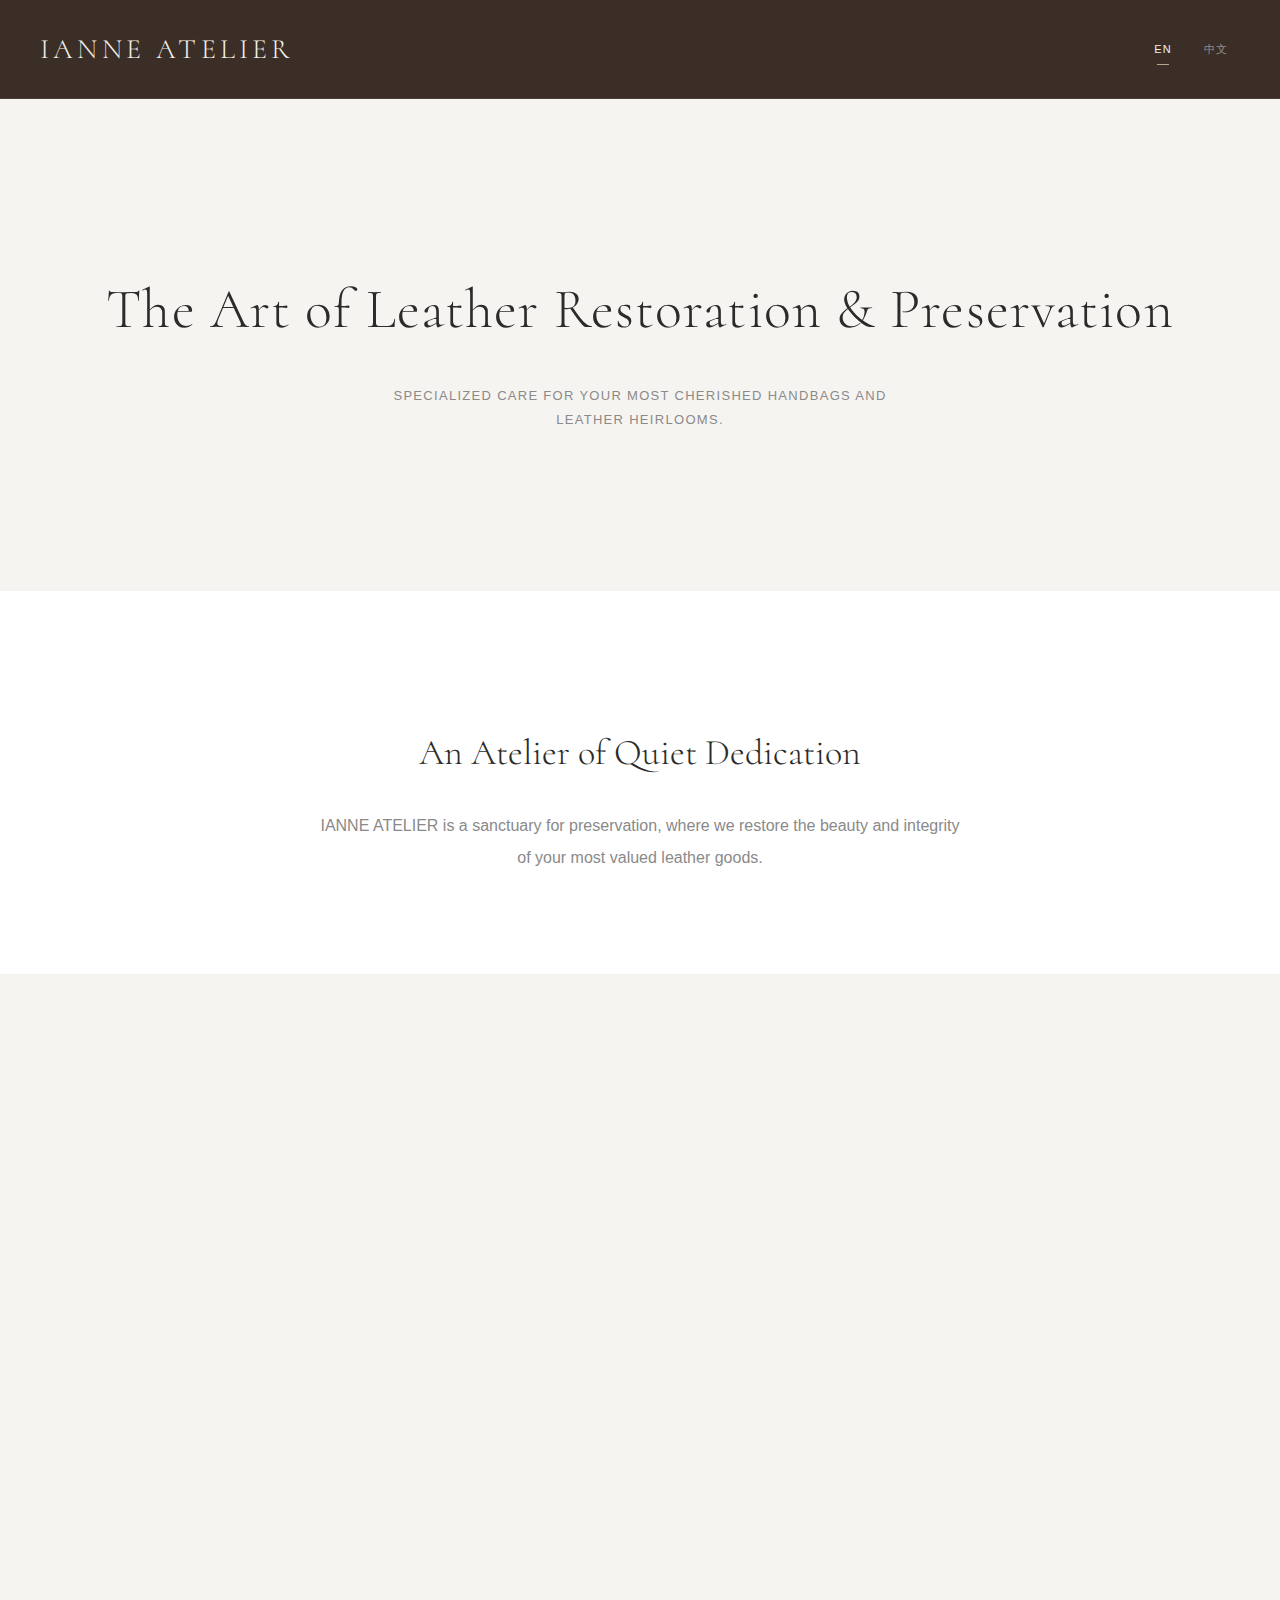
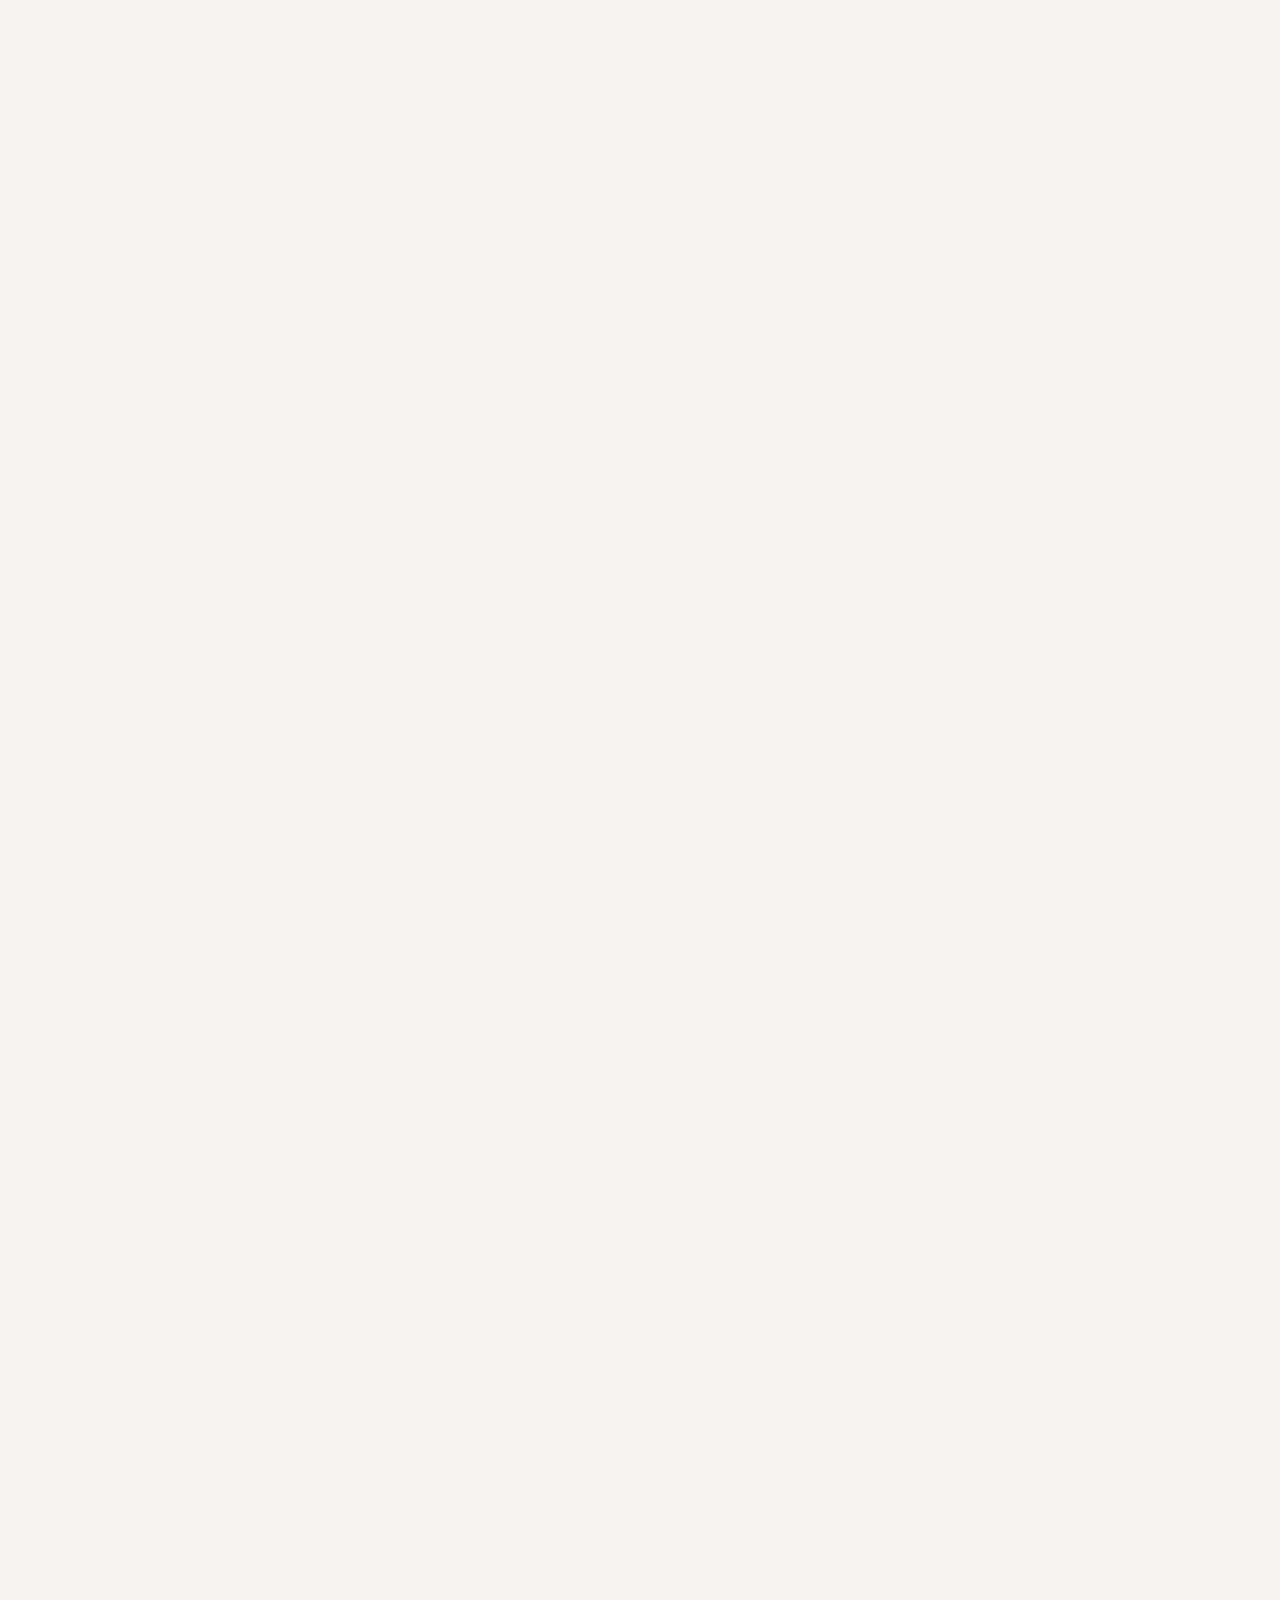
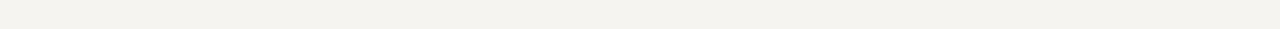
<file: archive/index.html>
<!DOCTYPE html>
<html lang="en">
<head>
  <meta charset="UTF-8" />
  <meta name="viewport" content="width=device-width, initial-scale=1" />

  <!-- Font -->
  <link rel="preconnect" href="https://fonts.googleapis.com">
  <link rel="preconnect" href="https://fonts.gstatic.com" crossorigin>
  <link href="https://fonts.googleapis.com/css2?family=Cormorant:ital,wght@0,300..700;1,300..700&display=swap" rel="stylesheet">

  <title>ianne atelier</title>
  <link rel="stylesheet" href="./assets/css/style.css">

</head>

<body>

<!-- ===== HEADER ===== -->
<header>
  <div class="header-inner"> 

    <a href="index.html" class="brand">IANNE ATELIER</a>

    <div class="header-actions">

      <div class="lang-switch">
        <button id="btn-en">EN</button>
        <button id="btn-zh">中文</button>
      </div>

    </div>
    
  </div>
</header>

<!-- ===== MAIN ===== -->
<section class="process-section hero-section reveal">
  <div class="container">
    <!-- HERO / BRAND POSITION -->
    <div class="page-title">
      <h1 id="hero-title">Luxury Restoration Atelier</h1>
      <p id="hero-sub">
        Specialist care for leather goods, handbags, and treasured pieces
      </p>
    </div>
  </div>
</section>

<!-- BRAND STORY (PLACEHOLDER) -->
<!-- NARRATIVE 1 : IDENTITY -->
<section class="process-section reveal">
  <div class="container section" id="narrative-identity">
    <h2 id="n1-title"></h2>
    <p id="n1-text"></p>
  </div>
</section>
  
<!-- NARRATIVE 2 : CRAFT / PROCESS -->
<section class="process-section reveal">
  <div class="container section" id="narrative-craft">
    <h2 id="n2-title"></h2>
    <p id="n2-text"></p>
  </div>
</section>
  
<!-- NARRATIVE 3 : RESULT / PROMISE -->
<section class="process-section reveal">
  <div class="container section" id="narrative-result">
    <h2 id="n3-title"></h2>
    <p id="n3-text"></p>
  </div>
</section>

<!-- CUSTOMER FEEDBACK (PLACEHOLDER) -->
<section class="process-section reveal">
  <div class="container section" id="feedback-section">
    <h2 id="feedback-title">Client Feedback</h2>
    <p id="feedback-text">
      Words shared by clients who entrusted their cherished pieces to our atelier.
      This section will present selected voices and trust signals in the future.
    </p>
  </div>
</section>

<section class="process-section reveal" id="how-it-works">
  <div class="container">
    <h2 class="section-title" id="process-title">How It Works</h2>

    <div class="process-steps">

      <!-- STEP 1 -->
      <div class="process-step">
        <div class="step-number">01</div>
        <div class="step-title" id="step1-title">Send a photo (no commitment)</div>
        <p class="step-desc" id="step1-desc">
          Send a photo of your bag so we can understand its current condition.
          This step is only for initial assessment and does not start any repair process.
        </p>
      </div>

      <!-- STEP 2 -->
      <div class="process-step">
        <div class="step-number">02</div>
        <div class="step-title" id="step2-title">Initial assessment</div>
        <p class="step-desc" id="step2-desc">
          We assess whether restoration is possible and whether it is worth considering.
          At this stage, we may only ask about the item’s actual condition.
          No decision is required.
        </p>
      </div>

      <!-- STEP 3 -->
      <div class="process-step">
        <div class="step-number">03</div>
        <div class="step-title" id="step3-title">You decide what’s next</div>
        <p class="step-desc" id="step3-desc">
          If you choose to proceed, we will explain the next steps clearly.
          If not, there is no obligation to continue.
        </p>
      </div>

    </div>
  </div>
</section>

<!-- CTA -->
<section class="process-section cta-section reveal">
  <div class="container cta">
    <a href="cases.html" id="cta-text">View Case Gallery</a>
  </div>
</section>

<!-- ===== LANGUAGE SWITCH (UI LEVEL ONLY) ===== -->
<script>
  const TEXT = {
    en: {
      "hero-title": "The Art of Leather Restoration & Preservation",
    "hero-sub": "Specialized care for your most cherished handbags and leather heirlooms.",
    "n1-title": "An Atelier of Quiet Dedication",
    "n1-text": "IANNE ATELIER is a sanctuary for preservation, where we restore the beauty and integrity of your most valued leather goods.",
    "n2-title": "Honoring the Original Craft",
    "n2-text": "We believe in a disciplined approach—every restoration is a delicate balance of technical expertise and deep respect for the original maker's intent.",
    "n3-title": "Restoring Stories, Not Just Bags",
    "n3-text": "Our goal is to ensure your treasured pieces continue their journey with you, preserving their legacy for years to come.",
    "feedback-title": "Kind Words from Our Clients",
    "feedback-text": "Heartfelt stories shared by those who have entrusted their cherished items to our care.",
    "cta-text": "Explore the Gallery",
    "process-title": "Begin Your Restoration Journey",
    "step1-title": "1. Share a Glimpse",
    "step1-desc": "Send a simple photograph of your item. This helps us understand its story and current condition without any initial commitment.",
    "step2-title": "2. Personal Assessment",
    "step2-desc": "We evaluate the possibility of restoration with honesty. We focus on what is best for the item’s longevity, helping you understand its true condition.",
    "step3-title": "3. Your Choice",
    "step3-desc": "If you feel ready to proceed, we will guide you through the next steps. There is never any obligation; the decision to continue is entirely yours."
    },

    zh: {
      "hero-title": "匠心皮具修复与情感延续",
    "hero-sub": "为您珍爱的手袋与皮具，提供专业且细腻的修复护理。",
    "n1-title": "不仅是修复，更是守护",
    "n1-text": "IANNE ATELIER 是一处专注于保存的工坊。我们用心修复每一件承载记忆的物件，找回它最初的温润与光彩。",
    "n2-title": "敬畏工艺，克制修复",
    "n2-text": "我们坚持独立评估每一件作品，以克制且专业的技法，在修复的同时尽可能保留岁月赋予的独特韵味。",
    "n3-title": "让珍爱，得以传承",
    "n3-text": "我们的目标是延长物件的使用寿命，让每一份珍贵的情感都能在时光中优雅延续。",
    "feedback-title": "客户的温情反馈",
    "feedback-text": "感谢每一位将珍贵物件托付于工坊的客户，这里记录了他们的真实心声。",
    "cta-text": "浏览修复案例",
    "process-title": "咨询与开启",
    "step1-title": "1. 影像初见",
    "step1-desc": "只需发送一张照片，让我们初步了解物件的现状。这仅用于初步沟通，不涉及任何修复承诺。",
    "step2-title": "2. 诚实评估",
    "step2-desc": "我们会基于专业经验，判断修复的可行性。我们只建议对物件真正有益的方案，您可以根据评估结果再行考量。",
    "step3-title": "3. 由您决定",
    "step3-desc": "如果您决定开始修复，我们会详细说明后续安排；若您选择暂缓，我们也完全尊重您的决定。"
    }
  };

  function setLang(lang) {
    // toggle button state
    document.getElementById("btn-en")?.classList.toggle("active", lang === "en");
    document.getElementById("btn-zh")?.classList.toggle("active", lang === "zh");

    // inject text safely
    const dict = TEXT[lang];
    Object.keys(dict).forEach(id => {
      const el = document.getElementById(id);
      if (el) el.textContent = dict[id];
    });
  }

  document.getElementById("btn-en")?.addEventListener("click", () => setLang("en"));
  document.getElementById("btn-zh")?.addEventListener("click", () => setLang("zh"));

  setLang("en");
</script>

<script src="assets/js/animation.js"></script>

</body>
</html>
</file>
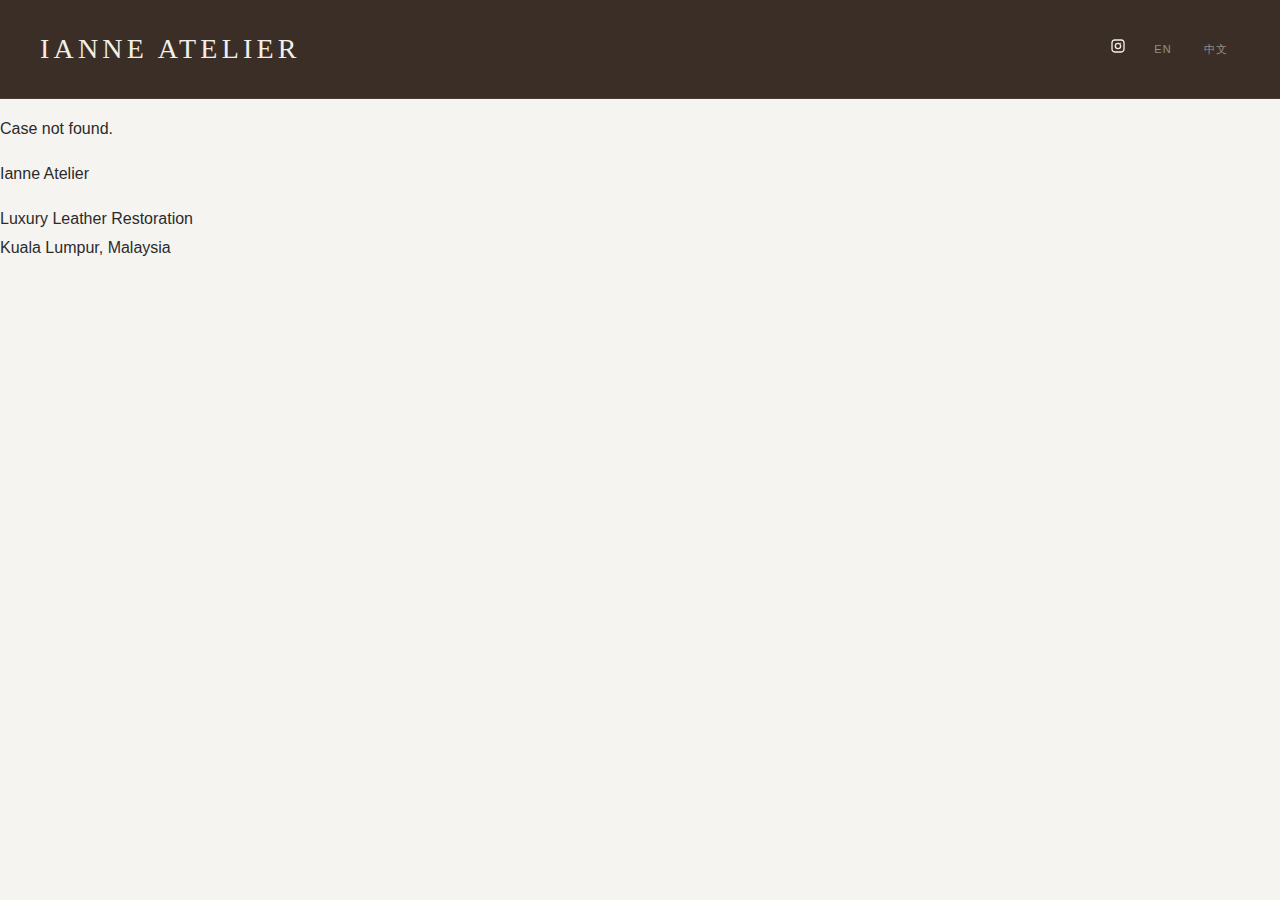
<file: case.html>
<!DOCTYPE html>
<html lang="en">
<head>
  <meta charset="UTF-8" />
  <meta name="viewport" content="width=device-width, initial-scale=1" />
  <link rel="preconnect" href="https://fonts.googleapis.com">
  <link rel="preconnect" href="https://fonts.gstatic.com" crossorigin>
  <link href="https://fonts.googleapis.com/css2?family=Cormorant+Garamond:ital,wght@0,300;0,400;0,500;1,300;1,400&family=Playfair+Display:ital,wght@0,400;0,500;1,400&family=Jost:wght@200;300;400&display=swap" rel="stylesheet">

  <title>Case – ianne atelier</title>
  <link rel="stylesheet" href="./assets/css/style.css">
</head>

<body>

<!-- ===== HEADER ===== -->
<header id="site-header">
  <div class="header-inner">
    <a href="index.html" class="brand">Ianne Atelier</a>
    <div class="header-actions">

      <a href="https://ig.me/m/ianneatelierbagspa"
         target="_blank"
         class="header-cta"
         aria-label="Contact via Instagram">
        <svg class="cta-icon" viewBox="0 0 24 24" width="16" height="16" aria-hidden="true">
          <path fill="currentColor"
            d="M7 2C4.243 2 2 4.243 2 7v10c0 2.757 2.243 5 5 5h10c2.757 0 5-2.243 5-5V7c0-2.757-2.243-5-5-5H7zm10 2c1.654 0 3 1.346 3 3v10c0 1.654-1.346 3-3 3H7c-1.654 0-3-1.346-3-3V7c0-1.654 1.346-3 3-3h10zm-5 3a5 5 0 100 10 5 5 0 000-10zm0 2a3 3 0 110 6 3 3 0 010-6zm4.75-.75a1.25 1.25 0 11-2.5 0 1.25 1.25 0 012.5 0z"/>
        </svg>
      </a>

      <div class="lang-switch">
        <button id="btn-en">EN</button>
        <button id="btn-zh">中文</button>
      </div>
    </div>
  </div>
</header>

<!-- ===== CASE CONTENT ===== -->
<div class="case-page-wrap">

  <!-- Back navigation -->
  <div class="case-nav reveal">
    <a href="cases.html" class="case-back">
      <span class="case-back-arrow">←</span>
      <span id="back-label">All Cases</span>
    </a>
  </div>

  <!-- Case header -->
  <div class="case-page-header reveal">
    <p class="case-service-label" id="service-label"></p>
    <h1 class="case-page-title" id="title"></h1>
    <p class="case-brand-label" id="brand-label"></p>
  </div>

  <!-- Image gallery -->
  <div class="case-page-gallery" id="image-gallery"></div>

  <!-- Description -->
  <div class="case-page-desc reveal">
    <p id="desc"></p>
  </div>

  <!-- CTA -->
  <div class="case-page-cta reveal">
    <a href="https://ig.me/m/ianneatelierbagspa" target="_blank" class="promise-cta" id="cta-text">
      Request Assessment
    </a>
  </div>

</div>

<!-- ===== FOOTER ===== -->
<footer>
  <div class="footer-inner">
    <p class="footer-brand">Ianne Atelier</p>
    <p class="footer-note">Luxury Leather Restoration<br>Kuala Lumpur, Malaysia</p>
  </div>
</footer>

<!-- Case Registry -->
<script src="assets/js/cases.js"></script>

<script>
  const params = new URLSearchParams(window.location.search);
  const caseId = params.get("id");

  if (!caseId || !CASES[caseId]) {
    console.error("Case not found:", caseId);
    document.querySelector(".case-page-wrap").innerHTML = "<p class='case-not-found'>Case not found.</p>";
    throw new Error("Invalid case ID");
  }

  const caseData = CASES[caseId];

  // Render images
  const gallery = document.getElementById("image-gallery");
  const sources = Array.isArray(caseData.images) ? caseData.images
                : caseData.image                  ? [caseData.image]
                : [];

  sources.forEach((src, i) => {
    const figure = document.createElement("figure");
    figure.className = "case-gallery-figure reveal";
    figure.style.transitionDelay = `${i * 0.1}s`;
    const img = document.createElement("img");
    img.src = src;
    img.loading = "lazy";
    img.alt = `${caseData.title.en} – view ${i + 1}`;
    figure.appendChild(img);
    gallery.appendChild(figure);
  });

  function setLang(lang) {
    document.getElementById("title").textContent         = caseData.title[lang];
    document.getElementById("desc").textContent          = caseData.desc[lang];
    document.getElementById("service-label").textContent = caseData.service[lang];
    document.getElementById("brand-label").textContent   = caseData.brand;
    document.getElementById("cta-text").textContent      = lang === "en" ? "Request Assessment" : "获取免费评估";
    document.getElementById("back-label").textContent    = lang === "en" ? "All Cases" : "所有案例";

    document.getElementById("btn-en").classList.toggle("active", lang === "en");
    document.getElementById("btn-zh").classList.toggle("active", lang === "zh");
  }

  document.getElementById("btn-en").onclick = () => setLang("en");
  document.getElementById("btn-zh").onclick = () => setLang("zh");
  setLang("en");
</script>

<!-- ===== SCROLL + HEADER BEHAVIORS ===== -->
<script>
  const siteHeader = document.getElementById('site-header');
  window.addEventListener('scroll', () => {
    siteHeader.classList.toggle('scrolled', window.scrollY > 64);
  }, { passive: true });

  const observer = new IntersectionObserver((entries) => {
    entries.forEach(entry => {
      if (entry.isIntersecting) {
        entry.target.classList.add('active');
        observer.unobserve(entry.target);
      }
    });
  }, { threshold: 0.08, rootMargin: '0px 0px -32px 0px' });

  document.querySelectorAll('.reveal').forEach(el => observer.observe(el));
</script>

<script src="assets/js/animation.js"></script>

</body>
</html>
</file>
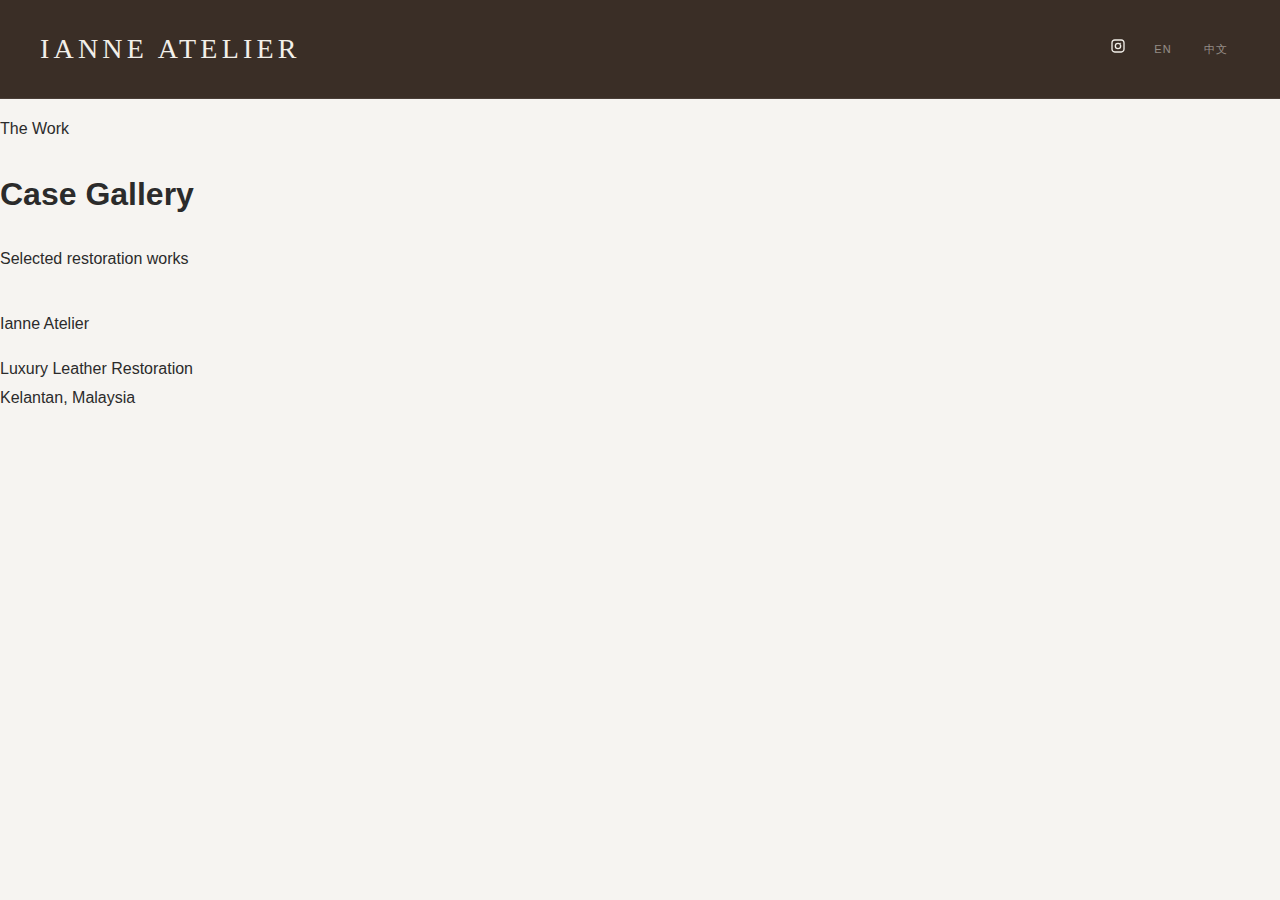
<file: cases.html>
<!DOCTYPE html>
<html lang="en">
<head>
  <meta charset="UTF-8" />
  <meta name="viewport" content="width=device-width, initial-scale=1" />
  <link rel="preconnect" href="https://fonts.googleapis.com">
  <link rel="preconnect" href="https://fonts.gstatic.com" crossorigin>
  <link href="https://fonts.googleapis.com/css2?family=Cormorant+Garamond:ital,wght@0,300;0,400;0,500;1,300;1,400&family=Playfair+Display:ital,wght@0,400;0,500;1,400&family=Jost:wght@200;300;400&display=swap" rel="stylesheet">

  <title>Cases – ianne atelier</title>
  <link rel="stylesheet" href="./assets/css/style.css">
</head>

<body>

<!-- ===== HEADER ===== -->
<header id="site-header">
  <div class="header-inner">
    <a href="index.html" class="brand">Ianne Atelier</a>
    <div class="header-actions">

      <a href="https://ig.me/m/ianneatelierbagspa"
         target="_blank"
         class="header-cta"
         aria-label="Contact via Instagram">
        <svg class="cta-icon" viewBox="0 0 24 24" width="16" height="16" aria-hidden="true">
          <path fill="currentColor"
            d="M7 2C4.243 2 2 4.243 2 7v10c0 2.757 2.243 5 5 5h10c2.757 0 5-2.243 5-5V7c0-2.757-2.243-5-5-5H7zm10 2c1.654 0 3 1.346 3 3v10c0 1.654-1.346 3-3 3H7c-1.654 0-3-1.346-3-3V7c0-1.654 1.346-3 3-3h10zm-5 3a5 5 0 100 10 5 5 0 000-10zm0 2a3 3 0 110 6 3 3 0 010-6zm4.75-.75a1.25 1.25 0 11-2.5 0 1.25 1.25 0 012.5 0z"/>
        </svg>
      </a>

      <div class="lang-switch">
        <button id="btn-en">EN</button>
        <button id="btn-zh">中文</button>
      </div>
    </div>
  </div>
</header>

<!-- ===== PAGE HERO ===== -->
<div class="cases-hero reveal">
  <p class="section-label" id="cases-eyebrow">The Work</p>
  <h1 class="cases-hero-title" id="cases-title">Case Gallery</h1>
  <p class="cases-hero-sub" id="cases-sub">Selected restoration works</p>
</div>

<!-- ===== GRID ===== -->
<div class="cases-grid-wrap">
  <div class="case-grid" id="case-grid"></div>
</div>

<!-- ===== FOOTER ===== -->
<footer>
  <div class="footer-inner">
    <p class="footer-brand">Ianne Atelier</p>
    <p class="footer-note">Luxury Leather Restoration<br>Kelantan, Malaysia</p>
  </div>
</footer>

<!-- Case Registry -->
<script src="./assets/js/cases.js"></script>

<script>
  const grid = document.getElementById("case-grid");
  let lang = "en";

  function buildGrid() {
    grid.innerHTML = "";
    Object.keys(CASES)
      .sort()
      .forEach((id, index) => {
        const data = CASES[id];
        const serviceText = data.service?.[lang] || "";

        const coverImage = Array.isArray(data.images) ? data.images[0] : data.image;

        const card = document.createElement("div");
        card.className = "case-card reveal";
        card.style.transitionDelay = `${(index % 6) * 0.07}s`;
        card.onclick = () => { window.location.href = `case.html?id=${id}`; };

        card.innerHTML = `
          <div class="case-card-image">
            <img src="${coverImage}" alt="${data.title.en}" loading="lazy">
          </div>
          <div class="case-info">
            <p class="case-info-service">${serviceText}</p>
            <p class="case-info-brand">${data.brand}</p>
          </div>
        `;

        grid.appendChild(card);
      });

    // Re-observe new cards
    document.querySelectorAll('.case-card.reveal').forEach(el => cardObserver.observe(el));
  }

  function setLang(newLang) {
    lang = newLang;

    document.getElementById("cases-title").textContent =
      lang === "en" ? "Case Gallery" : "案例展示";
    document.getElementById("cases-sub").textContent =
      lang === "en" ? "Selected restoration works" : "精选修复案例";

    document.getElementById("btn-en").classList.toggle("active", lang === "en");
    document.getElementById("btn-zh").classList.toggle("active", lang === "zh");

    // Re-render service labels without rebuilding the whole grid
    document.querySelectorAll(".case-card").forEach((card, i) => {
      const id = Object.keys(CASES).sort()[i];
      if (id && CASES[id]) {
        card.querySelector(".case-info-service").textContent = CASES[id].service?.[lang] || "";
      }
    });
  }

  document.getElementById("btn-en").onclick = () => setLang("en");
  document.getElementById("btn-zh").onclick = () => setLang("zh");

  buildGrid();
  setLang("en");
</script>

<!-- ===== SCROLL + HEADER BEHAVIORS ===== -->
<script>
  // Header scroll state
  const siteHeader = document.getElementById('site-header');
  window.addEventListener('scroll', () => {
    siteHeader.classList.toggle('scrolled', window.scrollY > 64);
  }, { passive: true });

  // Hero reveal
  const heroObserver = new IntersectionObserver((entries) => {
    entries.forEach(entry => {
      if (entry.isIntersecting) {
        entry.target.classList.add('active');
        heroObserver.unobserve(entry.target);
      }
    });
  }, { threshold: 0.1 });

  document.querySelectorAll('.cases-hero').forEach(el => heroObserver.observe(el));

  // Card staggered reveal
  const cardObserver = new IntersectionObserver((entries) => {
    entries.forEach(entry => {
      if (entry.isIntersecting) {
        entry.target.classList.add('active');
        cardObserver.unobserve(entry.target);
      }
    });
  }, { threshold: 0.06, rootMargin: '0px 0px -24px 0px' });
</script>

<script src="assets/js/animation.js"></script>

</body>
</html>
</file>
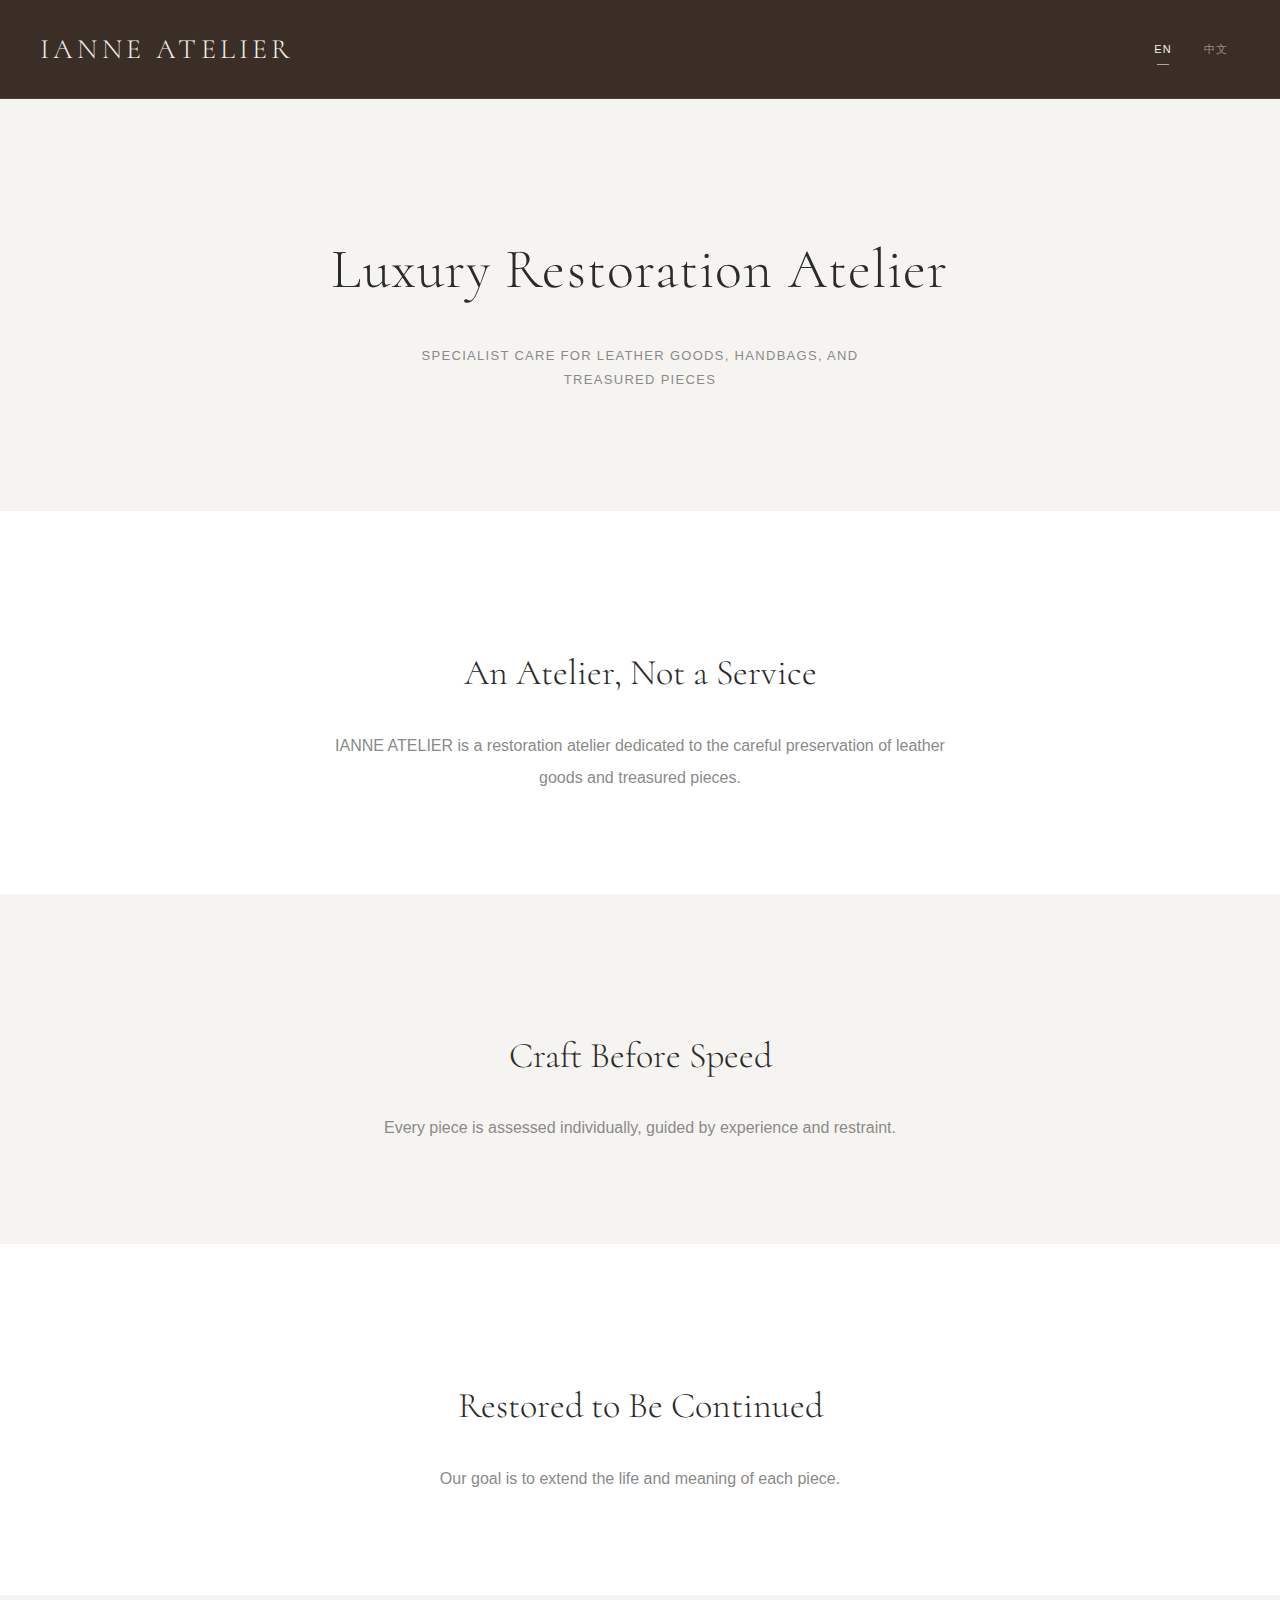
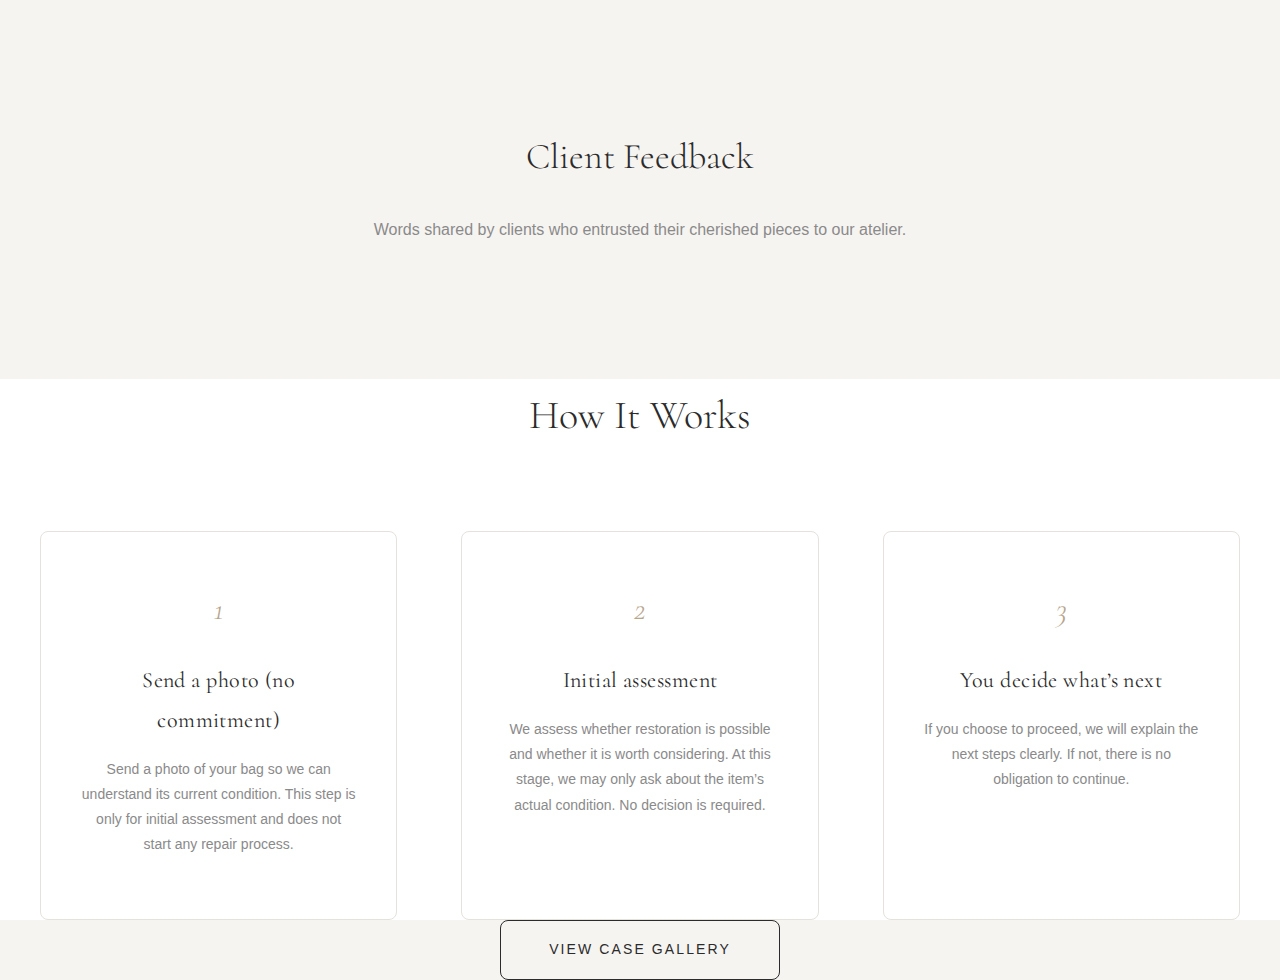
<file: index copy.html>
<!DOCTYPE html>
<html lang="en">
<head>
  <meta charset="UTF-8" />
  <meta name="viewport" content="width=device-width, initial-scale=1" />

  <!-- Font -->
  <link rel="preconnect" href="https://fonts.googleapis.com">
  <link rel="preconnect" href="https://fonts.gstatic.com" crossorigin>
  <link href="https://fonts.googleapis.com/css2?family=Cormorant:ital,wght@0,300..700;1,300..700&display=swap" rel="stylesheet">

  <title>ianne atelier</title>
  <link rel="stylesheet" href="./assets/css/style.css">

</head>

<body>

<!-- ===== HEADER ===== -->
<header>
  <div class="header-inner"> 

    <a href="index.html" class="brand">IANNE ATELIER</a>

    <div class="header-actions">

      <div class="lang-switch">
        <button id="btn-en">EN</button>
        <button id="btn-zh">中文</button>
      </div>

    </div>
    
  </div>
</header>

<!-- ===== MAIN ===== -->
 <section class="process-section">
<div class="container">
  <!-- HERO / BRAND POSITION -->
  <div class="page-title">
    <h1 id="hero-title">Luxury Restoration Atelier</h1>
    <p id="hero-sub">
      Specialist care for leather goods, handbags, and treasured pieces
    </p>
  </div>
  </div>
</section>

  <!-- BRAND STORY (PLACEHOLDER) -->
  <!-- NARRATIVE 1 : IDENTITY -->
  <section class="process-section">
    <div class="container section" id="narrative-identity">
      <h2 id="n1-title"></h2>
      <p id="n1-text"></p>
    </div>
    </section>
  
    <!-- NARRATIVE 2 : CRAFT / PROCESS -->
  <section class="process-section">
    <div class="container section" id="narrative-craft">
      <h2 id="n2-title"></h2>
      <p id="n2-text"></p>
    </div>
  </section>
  
    <!-- NARRATIVE 3 : RESULT / PROMISE -->
     <section class="process-section">
    <div class="container section" id="narrative-result">
      <h2 id="n3-title"></h2>
      <p id="n3-text"></p>
    </div>
    </section>


    <!-- CUSTOMER FEEDBACK (PLACEHOLDER) -->
  <section class="process-section">
  <div class="container section" id="feedback-section">
    <h2 id="feedback-title">Client Feedback</h2>
    <p id="feedback-text">
      Words shared by clients who entrusted their cherished pieces to our atelier.
      This section will present selected voices and trust signals in the future.
    </p>
  </div>
  </section>

  <section class="process-section" id="how-it-works">
    <h2 class="section-title" id="process-title">How It Works</h2>

    <div class="process-steps">

      <!-- STEP 1 -->
      <div class="process-step">
        <div class="step-number">1</div>
        <div class="step-title" id="step1-title">Send a photo (no commitment)</div>
        <p class="step-desc" id="step1-desc">
          Send a photo of your bag so we can understand its current condition.
          This step is only for initial assessment and does not start any repair process.
        </p>
      </div>

      <!-- STEP 2 -->
      <div class="process-step">
        <div class="step-number">2</div>
        <div class="step-title" id="step2-title">Initial assessment</div>
        <p class="step-desc" id="step2-desc">
          We assess whether restoration is possible and whether it is worth considering.
          At this stage, we may only ask about the item’s actual condition.
          No decision is required.
        </p>
      </div>

      <!-- STEP 3 -->
      <div class="process-step">
        <div class="step-number">3</div>
        <div class="step-title" id="step3-title">You decide what’s next</div>
        <p class="step-desc" id="step3-desc">
          If you choose to proceed, we will explain the next steps clearly.
          If not, there is no obligation to continue.
        </p>
      </div>

    </div>
  </section>

  <!-- CTA -->
  <section class="process-section">
    <div class="cta">
      <a href="cases.html" id="cta-text">View Case Gallery</a>
    </div>
  </section>

<!-- ===== LANGUAGE SWITCH (UI LEVEL ONLY) ===== -->
<script>
  const TEXT = {
    en: {
      "hero-title": "Luxury Restoration Atelier",
      "hero-sub": "Specialist care for leather goods, handbags, and treasured pieces",

      "n1-title": "An Atelier, Not a Service",
      "n1-text": "IANNE ATELIER is a restoration atelier dedicated to the careful preservation of leather goods and treasured pieces.",

      "n2-title": "Craft Before Speed",
      "n2-text": "Every piece is assessed individually, guided by experience and restraint.",

      "n3-title": "Restored to Be Continued",
      "n3-text": "Our goal is to extend the life and meaning of each piece.",

      "feedback-title": "Client Feedback",
      "feedback-text": "Words shared by clients who entrusted their cherished pieces to our atelier.",

      "cta-text": "View Case Gallery",

      "process-title": "How It Works",
      "step1-title": "Send a photo (no commitment)",
      "step1-desc": "Send a photo of your bag so we can understand its current condition. This step is only for initial assessment and does not start any repair process.",
      "step2-title": "Initial assessment",
      "step2-desc": "We assess whether restoration is possible and whether it is worth considering. At this stage, we may only ask about the item’s actual condition. No decision is required.",
      "step3-title": "You decide what’s next",
      "step3-desc": "If you choose to proceed, we will explain the next steps clearly. If not, there is no obligation to continue.",
    },

    zh: {
      "hero-title": "高端修复工坊",
      "hero-sub": "专注于皮具、手袋及珍贵物件的专业修复",

      "n1-title": "一家工坊，而非普通服务",
      "n1-text": "IANNE ATELIER 是一家专注于皮具与珍贵物件修复的工坊，我们重视保留原有价值。",

      "n2-title": "工艺优先于速度",
      "n2-text": "每一件作品都会被独立评估，以经验与克制为原则。",

      "n3-title": "修复，是为了继续使用",
      "n3-text": "我们的目标是延续每一件作品的使用寿命与情感价值。",

      "feedback-title": "客户反馈",
      "feedback-text": "这里将展示客户对工坊的真实反馈与信任评价。",

      "cta-text": "查看修复案例", 

      "process-title": "咨询流程",
      "step1-title": "发送照片（无需承诺）",
      "step1-desc": "发送一张包包照片，仅用于我们了解目前的实际状况。此步骤仅用于初步评估，不会启动任何修复流程。",
      "step2-title": "初步评估",
      "step2-desc": "我们仅判断是否具备修复可行性，以及是否值得考虑修复。在此阶段，可能只会了解包包的实体状况，不需要您做出任何决定。",
      "step3-title": "由您决定是否继续",
      "step3-desc": "如果您选择继续，我们会清楚说明后续安排。若选择不继续，不会产生任何义务。",
    }
  };

  function setLang(lang) {
    // toggle button state
    document.getElementById("btn-en")?.classList.toggle("active", lang === "en");
    document.getElementById("btn-zh")?.classList.toggle("active", lang === "zh");

    // inject text safely
    const dict = TEXT[lang];
    Object.keys(dict).forEach(id => {
      const el = document.getElementById(id);
      if (el) el.textContent = dict[id];
    });
  }

  document.getElementById("btn-en")?.addEventListener("click", () => setLang("en"));
  document.getElementById("btn-zh")?.addEventListener("click", () => setLang("zh"));

  setLang("en");
</script>

</body>
</html>
</file>
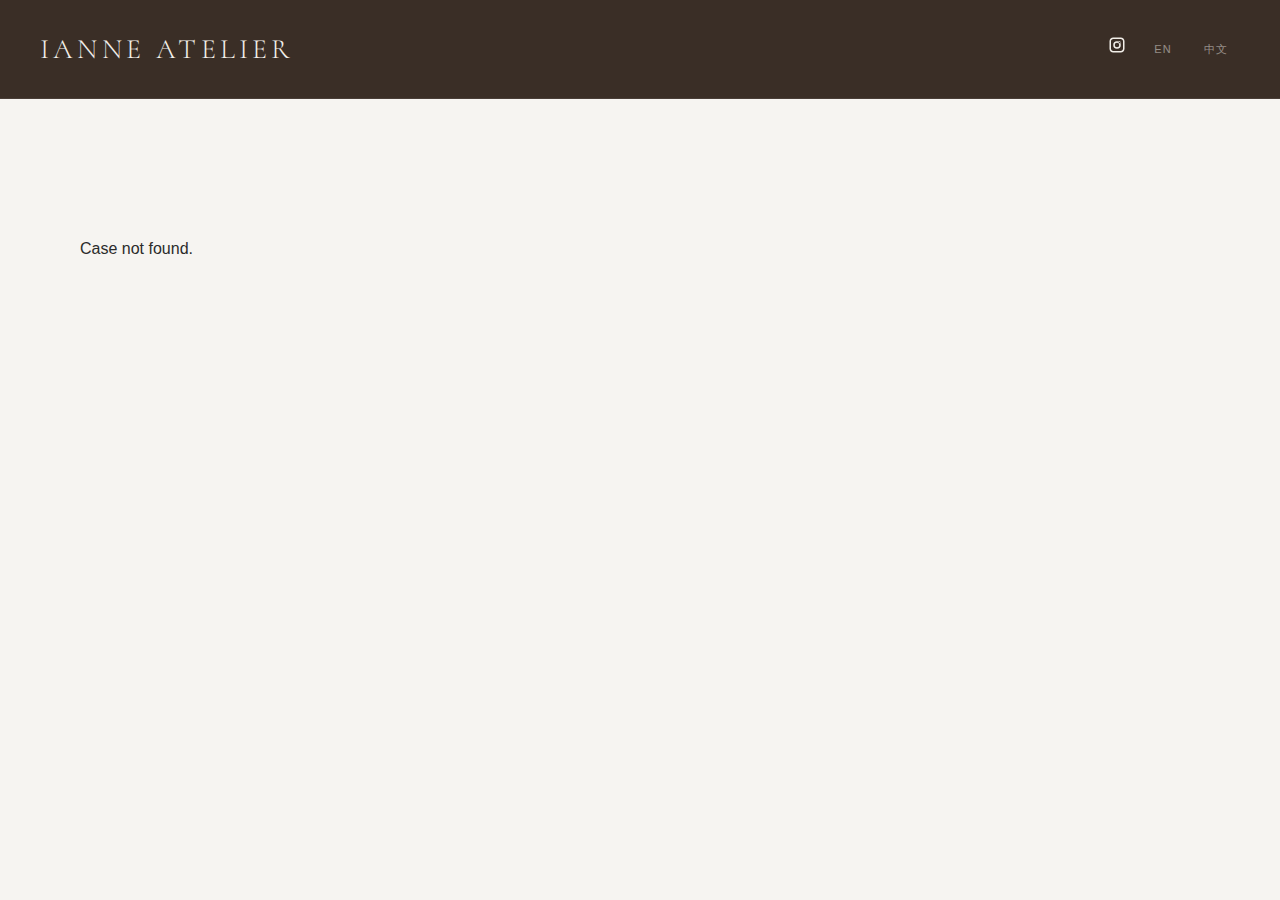
<file: archive/case.html>
<!DOCTYPE html>
<html lang="en">
<head>
  <meta charset="UTF-8" />
  <meta name="viewport" content="width=device-width, initial-scale=1" />
  <link rel="preconnect" href="https://fonts.googleapis.com">
  <link rel="preconnect" href="https://fonts.gstatic.com" crossorigin>
  <link href="https://fonts.googleapis.com/css2?family=Cormorant:ital,wght@0,300..700;1,300..700&display=swap" rel="stylesheet">

  <title>Case – ianne atelier</title>
  <link rel="stylesheet" href="./assets/css/style.css">
  
</head>

<body>

<header>
  <div class="header-inner">
    <a href="index.html" class="brand">IANNE ATELIER</a>

     <div class="header-actions">
    <a href="https://ig.me/m/ianneatelierbagspa"
       target="_blank"
       class="header-cta"
       aria-label="Contact via WhatsApp">

  <svg class="cta-icon"
     viewBox="0 0 24 24"
     width="18"
     height="18"
     aria-hidden="true">
  <path fill="currentColor"
    d="M7 2C4.243 2 2 4.243 2 7v10c0 2.757 2.243 5 5 5h10c2.757 0 5-2.243 5-5V7c0-2.757-2.243-5-5-5H7zm10 2c1.654 0 3 1.346 3 3v10c0 1.654-1.346 3-3 3H7c-1.654 0-3-1.346-3-3V7c0-1.654 1.346-3 3-3h10zm-5 3a5 5 0 100 10 5 5 0 000-10zm0 2a3 3 0 110 6 3 3 0 010-6zm4.75-.75a1.25 1.25 0 11-2.5 0 1.25 1.25 0 012.5 0z"/>
</svg>

    </a>
       
    <div class="lang-switch">
      <button id="btn-en" >EN</button>
      <button id="btn-zh">中文</button>
    </div>
  </div>
</header>

<div class="container">

  <div class="case-header">
    <h1 id="title"></h1>
    <!-- <p id="meta"></p> -->
  </div>

  <div class="image-card" id="image-gallery">
    <!-- <img id="case-image" src="" alt="Bag restoration comparison" loading="lazy"> -->
  </div>

  <div class="case-desc" id="desc"></div>

  <div class="cta">
    <a href="https://ig.me/m/ianneatelierbagspa" target="_blank" id="cta-text">Ig</a>
  </div>

</div>

<script src="assets/js/cases.js"></script>

<script>
  const params = new URLSearchParams(window.location.search);
  const caseId = params.get("id");

  if (!caseId || !CASES[caseId]) {
    console.error("Case not found:", caseId);
    document.querySelector(".container").innerHTML = "<p>Case not found.</p>";
    throw new Error("Invalid case ID");
  }

  const caseData = CASES[caseId];

  function setLang(lang) {
    document.getElementById("title").textContent = caseData.title[lang];
    // document.getElementById("meta").textContent = `${caseData.brand} · ${caseData.service[lang]}`;
    document.getElementById("desc").textContent = caseData.desc[lang];
    document.getElementById("cta-text").textContent = lang === "en"
      ? "REQUEST ASSESSMENT"
      : "获取免费评估";

    document.getElementById("btn-en").classList.toggle("active", lang === "en");
    document.getElementById("btn-zh").classList.toggle("active", lang === "zh");
  }

  // image
  // document.getElementById("case-image").src = caseData.image;

  const gallery = document.getElementById("image-gallery");

  if (Array.isArray(caseData.images)) {
    caseData.images.forEach(src => {
      const img = document.createElement("img");
      img.src = src;
      img.loading = "lazy";
      img.alt = `${caseData.title.en} – view`;
      gallery.appendChild(img);
    });
  } else if (caseData.image) {
    // 向后兼容旧 case
    const img = document.createElement("img");
    img.src = caseData.image;
    img.loading = "lazy";
    img.alt = caseData.title.en;
    gallery.appendChild(img);
  }
    

  document.getElementById("btn-en").onclick = () => setLang("en");
  document.getElementById("btn-zh").onclick = () => setLang("zh");

  // default language
  setLang("en");
</script>
<script src="assets/js/animation.js"></script>
</body>
</html>
</file>
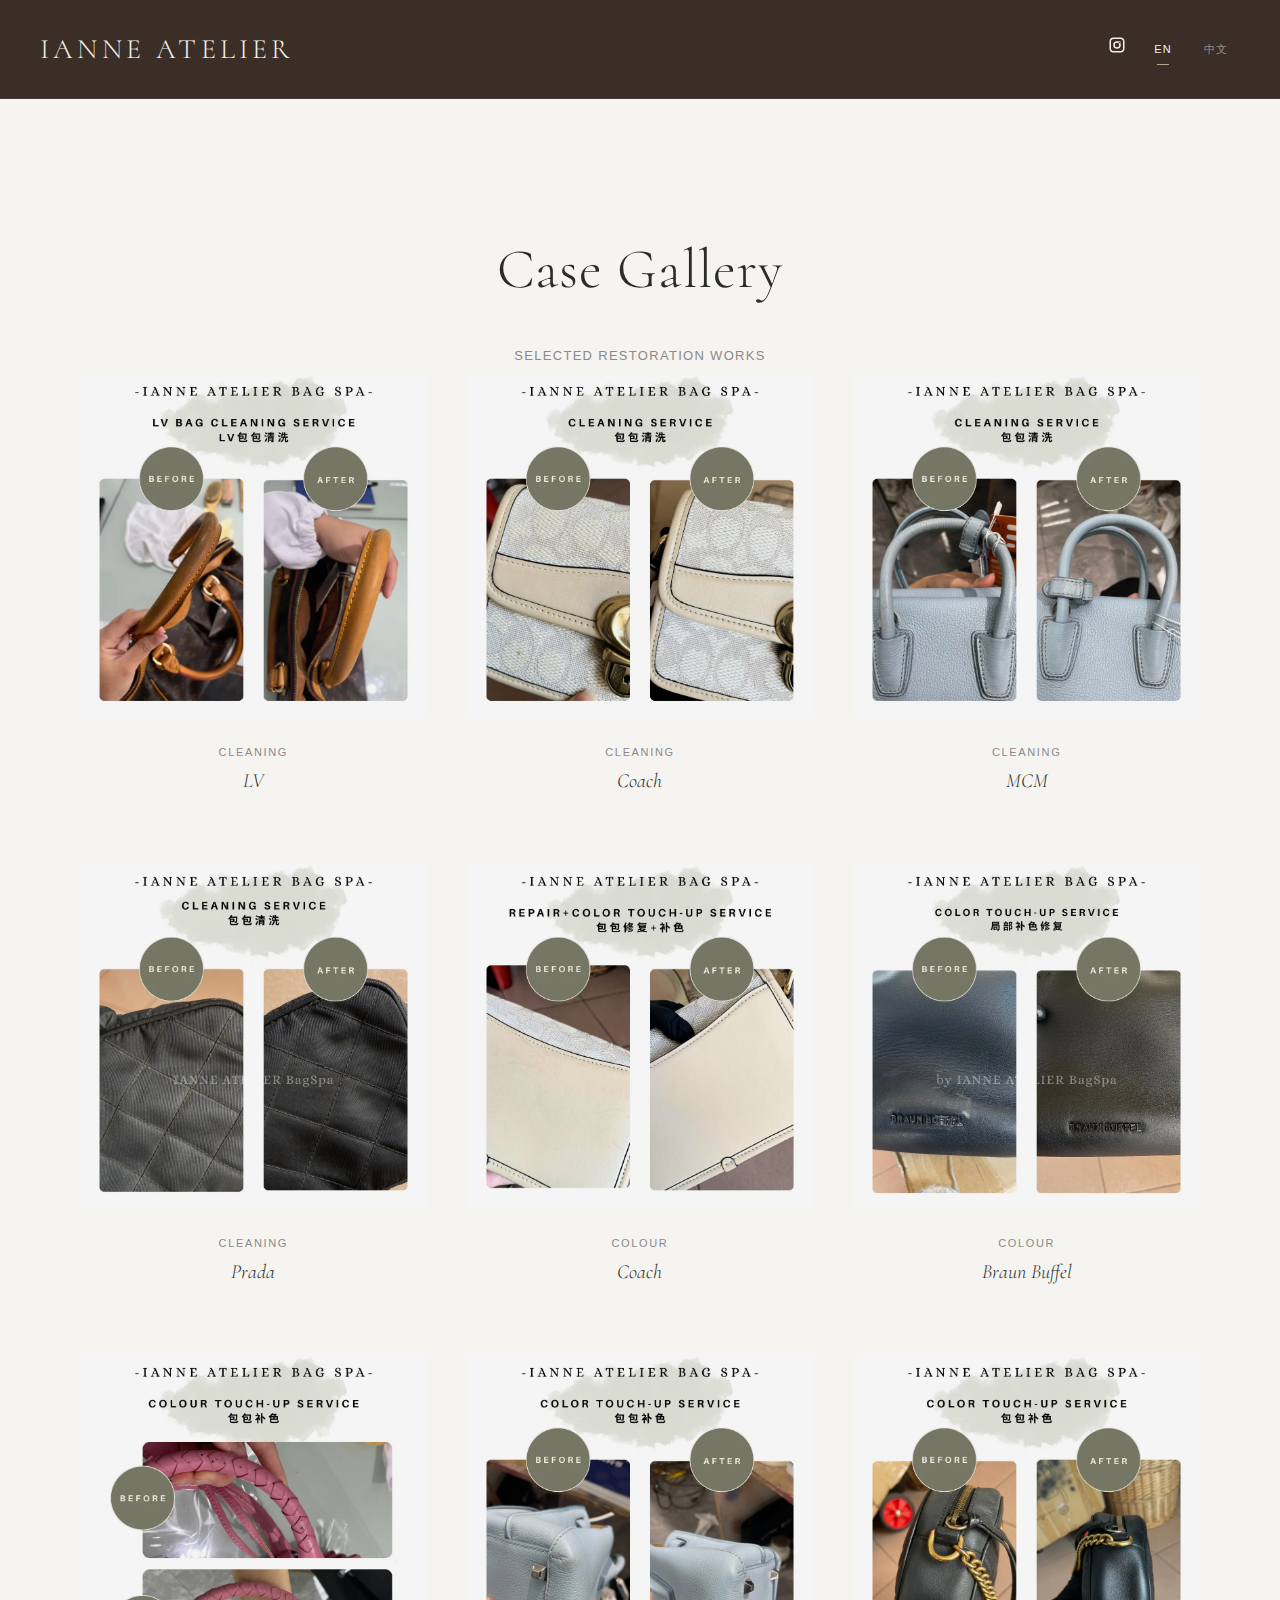
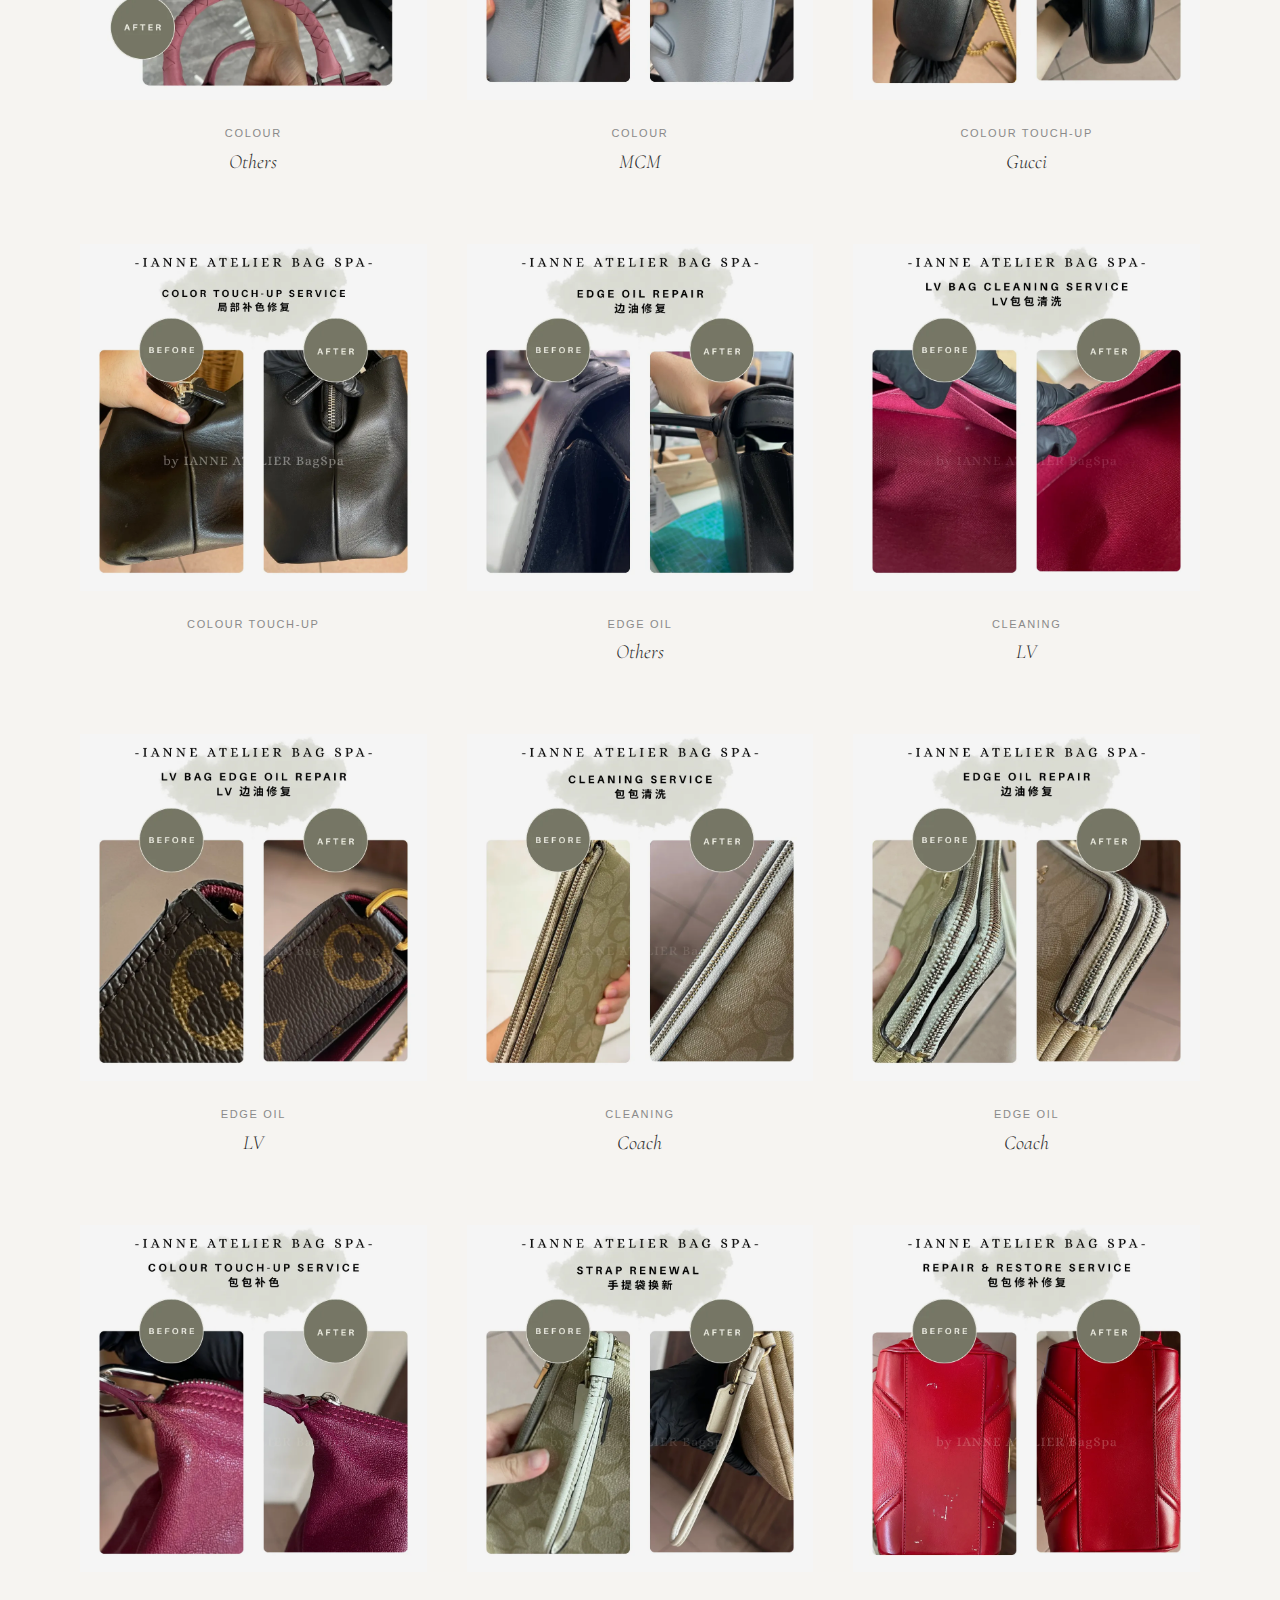
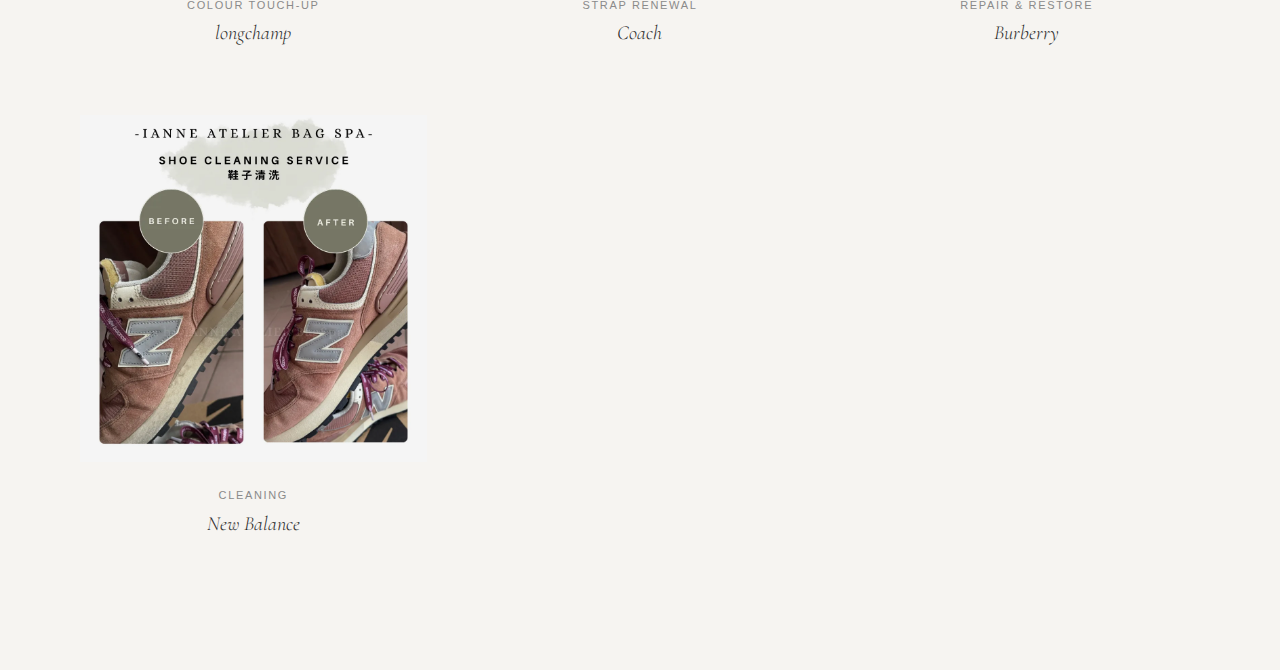
<file: archive/cases.html>
<!DOCTYPE html>
<html lang="en">
<head>
  <meta charset="UTF-8" />
  <meta name="viewport" content="width=device-width, initial-scale=1" />
  <link rel="preconnect" href="https://fonts.googleapis.com">
  <link rel="preconnect" href="https://fonts.gstatic.com" crossorigin>
  <link href="https://fonts.googleapis.com/css2?family=Cormorant:ital,wght@0,300..700;1,300..700&display=swap" rel="stylesheet">

  <title>Cases – ianne atelier</title>
  <link rel="stylesheet" href="./assets/css/style.css">
  
</head>

<body>

<header>
  <div class="header-inner">
    <a href="index.html" class="brand">IANNE ATELIER</a>
    <div class="header-actions">
    <a href="https://ig.me/m/ianneatelierbagspa"
       target="_blank"
       class="header-cta"
       aria-label="Contact via WhatsApp">

  <svg class="cta-icon"
     viewBox="0 0 24 24"
     width="18"
     height="18"
     aria-hidden="true">
  <path fill="currentColor"
    d="M7 2C4.243 2 2 4.243 2 7v10c0 2.757 2.243 5 5 5h10c2.757 0 5-2.243 5-5V7c0-2.757-2.243-5-5-5H7zm10 2c1.654 0 3 1.346 3 3v10c0 1.654-1.346 3-3 3H7c-1.654 0-3-1.346-3-3V7c0-1.654 1.346-3 3-3h10zm-5 3a5 5 0 100 10 5 5 0 000-10zm0 2a3 3 0 110 6 3 3 0 010-6zm4.75-.75a1.25 1.25 0 11-2.5 0 1.25 1.25 0 012.5 0z"/>
</svg>
</a>
        <div class="lang-switch">
      <button id="btn-en">EN</button>
      <button id="btn-zh">中文</button>
    </div>
  </div>
</header>

<div class="container">

  <div class="page-title">
    <h1>Case Gallery</h1>
    <p>Selected restoration works</p>
  </div>

  <div class="case-grid" id="case-grid">
  </div>

</div>

<!-- Case Registry -->
<script src="./assets/js/cases.js"></script>

<script>
  const grid = document.getElementById("case-grid");
  let lang = "en";

  Object.keys(CASES)
    .sort() // ensure order by case number
    .forEach(id => {
      const data = CASES[id];
      
      const serviceText = data.service?.[lang] || "";

      const card = document.createElement("div");
      card.className = "case-card";
      card.onclick = () => {
        window.location.href = `case.html?id=${id}`;
      };

      const coverImage = Array.isArray(data.images)
        ? data.images[0]
        : data.image;
      
      card.innerHTML = `
        <img src="${coverImage}" alt="${data.title.en}" loading="lazy">
        <div class="case-info">
          <div class="service">${serviceText}</div>
          <div class="brand">${data.brand}</div>
        </div>
      `;

      grid.appendChild(card);
    });

    function setLang(newLang) {
      lang = newLang;
      document.querySelector(".page-title h1").textContent =
      lang === "en" ? "Case Gallery" : "案例展示";

      document.querySelector(".page-title p").textContent =
      lang === "en" ? "Selected restoration works" : "精选修复案例";

      // document.getElementById("cta-text").textContent = lang === "en"
      // ? "REQUEST ASSESSMENT"
      // : "获取免费评估";

      document.getElementById("btn-en").classList.toggle("active", lang === "en");
      document.getElementById("btn-zh").classList.toggle("active", lang === "zh");
    } 

    document.getElementById("btn-en").onclick = () => setLang("en");
    document.getElementById("btn-zh").onclick = () => setLang("zh");
    setLang("en");

</script>

<script src="assets/js/animation.js"></script>

</body>
</html>
</file>
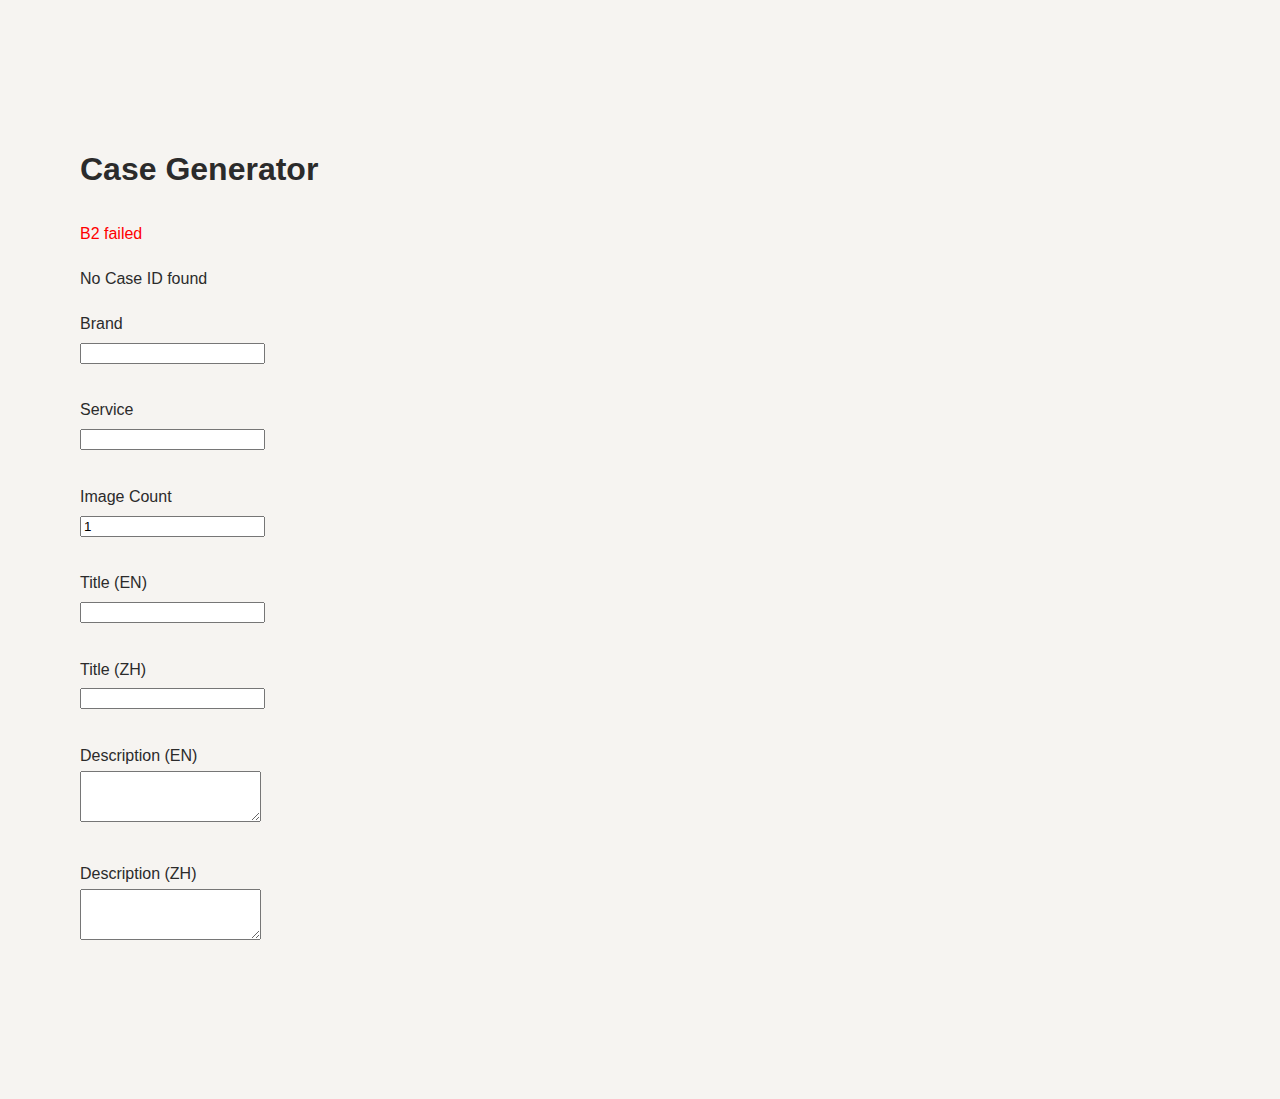
<file: tools/case-generator.html>
<!DOCTYPE html>
<html lang="en">
<head>
  <meta charset="UTF-8" />
  <meta name="viewport" content="width=device-width, initial-scale=1" />
  <title>Case Generator</title>

  <!-- reuse global style -->
  <link rel="stylesheet" href="../assets/css/style.css" />
</head>

<body>

  <main class="container">
    <h1>Case Generator</h1>

    <!-- status / debug -->
    <section id="status">
      <section>
        <label>Next Case ID</label><br />
        <input id="caseId" type="text" disabled />
      </section>
    </section>

    <!-- future form -->
    <section id="form-root">
      <form id="caseForm">

        <label>Brand</label><br />
        <input type="text" id="brand" required /><br /><br />

        <label>Service</label><br />
        <input type="text" id="service" required /><br /><br />

        <label>Image Count</label><br />
        <input type="number" id="imageCount" min="1" value="1" required /><br /><br />

        <label>Title (EN)</label><br />
        <input type="text" id="titleEn" required /><br /><br />

        <label>Title (ZH)</label><br />
        <input type="text" id="titleZh" required /><br /><br />

        <label>Description (EN)</label><br />
        <textarea id="descEn" rows="3"></textarea><br /><br />

        <label>Description (ZH)</label><br />
        <textarea id="descZh" rows="3"></textarea><br /><br />

      </form>

    </section>

    <!-- future output -->
    <section id="output-root">
      <!-- generated case object -->
    </section>
  </main>

<script>
  (async function () {
    const status = document.getElementById('status');

    try {
      const res = await fetch('../assets/js/cases.js', { cache: 'no-store' });
      if (!res.ok) throw new Error(`HTTP ${res.status}`);

      const text = await res.text();

      // B2：只用正则提取 "000x": {
      const matches = [...text.matchAll(/"(\d{4})"\s*:\s*{/g)];
      if (matches.length === 0) throw new Error('No Case ID found');

      const ids = matches.map(m => parseInt(m[1], 10));
      const lastId = Math.max(...ids);
      const nextId = String(lastId + 1).padStart(4, '0');
      document.getElementById('caseId').value = nextId;

      console.log('[B2] Case IDs:', ids);
      console.log('[B2] Last:', String(lastId).padStart(4, '0'), 'Next:', nextId);

      status.innerHTML = `
        <p>Cases found: ${ids.length}</p>
        <p>Last Case ID: ${String(lastId).padStart(4, '0')}</p>
        <p><strong>Next Case ID: ${nextId}</strong></p>
      `;
    } catch (err) {
      console.error('[B2] Error:', err);
      status.innerHTML = `
        <p style="color:red;">B2 failed</p>
        <p>${err.message}</p>
      `;
    }
  })();

  document.getElementById('caseForm').addEventListener('input', () => {
      const data = {
        caseId: document.getElementById('caseId').value,
        brand: document.getElementById('brand').value,
        service: document.getElementById('service').value,
        imageCount: document.getElementById('imageCount').value,
        title: {
          en: document.getElementById('titleEn').value,
          zh: document.getElementById('titleZh').value
        },
        desc: {
          en: document.getElementById('descEn').value,
          zh: document.getElementById('descZh').value
        }
      };

      console.log('[C2] form data:', data);
    });
</script>

</body>
</html>
</file>
<file: archive/assets/css/style.css>
/* ==================================================
   IANNE ATELIER – Global Style Sheet
   Refined Luxury Visual System
   ================================================== */

/* ---------- CSS Variables ---------- */
:root {
  /* Elegant Neutral Palette */
  --bg-main: #f6f4f1;
  --bg-header: #3a2e26;
  --bg-card: #ffffff;
  --text-main: #2b2b2b;
  --text-muted: #8a8a8a;
  --accent: #b7a58c;
  --border-soft: #e5e2dd;
  --text-light: #f2efe9;
  
  /* Sectioning */
  --section-bg-light: #f6f4f1;
  --section-bg-alt: #ffffff;
  
  /* Animation/Spacing */
  --transition-slow: all 0.5s cubic-bezier(0.16, 1, 0.3, 1);
}

/* ---------- Reset ---------- */
* {
  box-sizing: border-box;
}

body {
  margin: 0;
  font-family: -apple-system, BlinkMacSystemFont, "Helvetica Neue", "Inter", Arial, sans-serif;
  background: var(--bg-main);
  color: var(--text-main);
  line-height: 1.8;
  -webkit-font-smoothing: antialiased;
  -moz-osx-font-smoothing: grayscale;
}

a {
  text-decoration: none;
  color: inherit;
}

/* ==================================================
   Header
   ================================================== */

header {
  background: var(--bg-header);
  color: var(--text-light);
  position: sticky;
  top: 0;
  z-index: 1000;
  border-bottom: 1px solid rgba(255, 255, 255, 0.08);
}

.header-inner {
  font-family: 'Cormorant', serif;
  max-width: 1400px;
  margin: 0 auto;
  padding: 24px 40px;
  display: flex;
  justify-content: space-between;
  align-items: center;
}

.brand {
  font-size: 28px;
  font-weight: 300;
  letter-spacing: 0.15em;
  text-transform: uppercase;
  color: var(--text-light);
  transition: opacity 0.3s ease;
}

.brand:hover {
  opacity: 0.8;
}

.header-actions {
  display: flex;
  align-items: center;
  gap: 16px;
}

.lang-switch {
  display: flex;
  gap: 8px;
}

.lang-switch button {
  background: transparent;
  border: none;
  color: rgba(242, 239, 233, 0.5);
  padding: 8px 12px;
  font-size: 11px;
  letter-spacing: 0.1em;
  text-transform: uppercase;
  cursor: pointer;
  transition: var(--transition-slow);
}

.lang-switch button:hover {
  color: var(--text-light);
}

.lang-switch button.active {
  color: var(--text-light);
  position: relative;
}

.lang-switch button.active::after {
  content: '';
  position: absolute;
  bottom: 0;
  left: 50%;
  transform: translateX(-50%);
  width: 12px;
  height: 1px;
  background: var(--accent);
}

/* ==================================================
   Layout Containers
   ================================================== */

.container {
  max-width: 1200px;
  margin: 0 auto;
  padding: 120px 40px;
  border-radius: 8px;
}

.container.case {
  max-width: 980px;
  border-radius: 8px;
}

/* ==================================================
   Page Title / Hero
   ================================================== */

.hero-section .container {
  padding: 160px 40px;
}

.page-title {
  text-align: center;
}

.page-title h1 {
  font-family: 'Cormorant', serif;
  font-size: 56px;
  font-weight: 300;
  margin: 0 0 24px;
  color: var(--text-main);
  letter-spacing: 0.02em;
}

.page-title p {
  font-size: 13px;
  color: var(--text-muted);
  margin: 0 auto;
  max-width: 500px;
  letter-spacing: 0.1em;
  text-transform: uppercase;
}

/* ==================================================
   Narrative / Sections
   ================================================== */

.process-section {
  width: 100%;
}

.process-section:nth-of-type(odd) {
  background: var(--section-bg-light);
}

.process-section:nth-of-type(even) {
  background: var(--section-bg-alt);
}

.section {
  max-width: 720px;
  margin: 0 auto;
  text-align: center;
  padding: 100px 40px;
}

.section h2 {
  font-family: 'Cormorant', serif;
  font-size: 36px;
  font-weight: 300;
  margin-bottom: 24px;
  color: var(--text-main);
}

.section p {
  font-size: 16px;
  line-height: 2;
  font-weight: 300;
  color: var(--text-muted);
  margin: 0;
}

/* ==================================================
   Process Steps - Build Confidence
   ================================================== */

.section-title {
  font-family: 'Cormorant', serif;
  font-size: 40px;
  text-align: center;
  margin-bottom: 80px;
  font-weight: 300;
  color: var(--text-main);
}

.process-steps {
  display: grid;
  grid-template-columns: repeat(auto-fit, minmax(280px, 1fr));
  gap: 64px;
  max-width: 1200px;
  margin: 0 auto;
}

.process-step {
  text-align: center;
  padding: 48px 40px;
  background: var(--bg-card);
  border: 1px solid var(--border-soft);
  border-radius: 8px;
  transition: var(--transition-slow);
}

.process-step:hover {
  transform: translateY(-4px);
  box-shadow: 0 16px 40px rgba(0,0,0,0.03);
  border-color: var(--accent);
}

.step-number {
  font-family: 'Cormorant', serif;
  font-size: 32px;
  font-weight: 300;
  font-style: italic;
  color: var(--accent);
  margin-bottom: 24px;
}

.step-title {
  font-family: 'Cormorant', serif;
  font-size: 22px;
  font-weight: 400;
  margin-bottom: 16px;
  letter-spacing: 0.02em;
  color: var(--text-main);
}

.step-desc {
  font-size: 14px;
  font-weight: 300;
  color: var(--text-muted);
  line-height: 1.8;
}

/* ==================================================
   CTA
   ================================================== */

.cta-section .container {
  padding: 80px 40px 160px;
}

.cta {
  text-align: center;
}

.cta a {
  display: inline-block;
  border: 1px solid var(--text-main);
  border-radius: 8px;
  padding: 16px 48px;
  font-size: 14px;
  font-weight: 400;
  letter-spacing: 0.15em;
  text-transform: uppercase;
  color: var(--text-main);
  transition: var(--transition-slow);
}

.cta a:hover {
  background: var(--text-main);
  color: var(--bg-main);
}

/* ==================================================
   Cases Grid (cases.html) - Preserved & Elevated
   ================================================== */

.case-grid {
  display: grid;
  grid-template-columns: repeat(auto-fill, minmax(320px, 1fr));
  gap: 56px 40px;
  padding-top: 5px;
}

.case-card {
  background: transparent;
  border: none;
  
  padding: 0;
  cursor: pointer;
  transition: var(--transition-slow);
}

.case-card:hover {
  transform: translateY(-4px);
}

.case-card img {
  width: 100%;
  display: block;
  filter: brightness(0.96);
  transition: var(--transition-slow);
}

.case-card:hover img {
  filter: brightness(1);
}

.case-info {
  margin-top: 24px;
  text-align: center;
}

.case-info .brand {
  font-family: 'Cormorant', serif;
  font-style: italic;
  font-size: 20px;
  color: var(--text-main);
  margin-bottom: 8px;
  text-transform: none;
  letter-spacing: normal;
}

.case-info .service {
  color: var(--text-muted);
  font-weight: 400;
  font-size: 11px;
  letter-spacing: 0.15em;
  text-transform: uppercase;
}

/* ==================================================
   Case Page (case.html) - Preserved & Elevated
   ================================================== */

.case-header {
  text-align: center;
  margin-bottom: 80px;
}

.case-header h1 {
  font-family: 'Cormorant', serif;
  font-size: 40px;
  font-weight: 300;
  margin: 0 0 16px;
}

.case-header p {
  font-size: 13px;
  letter-spacing: 0.1em;
  text-transform: uppercase;
  color: var(--text-muted);
  margin: 0;
}

.image-card {
  background: transparent;
  border: none;
  padding: 0;
}

.image-card img {
  width: 100%;
  display: block;
}

.image-card img + img {
  margin-top: 40px;
}

.case-desc {
  max-width: 640px;
  margin: 80px auto 0;
  margin-bottom: 8rem;
  font-size: 16px;
  font-weight: 300;
  color: var(--text-muted);
  text-align: center;
  line-height: 2;
}

/* ==================================================
   Mobile Responsive Rules
   ================================================== */

@media (max-width: 768px) {
  .page-title h1 {
    font-size: 44px;
  }
  
  .section h2 {
    font-size: 30px;
  }
  
  .container {
    padding: 80px 24px;
  }
  
  .hero-section .container {
    padding: 100px 24px;
  }

  .process-steps {
    gap: 24px;
  }

  .process-step {
    padding: 40px 24px;
  }
}

@media (max-width: 480px) {
  .header-inner {
    padding: 20px 24px;
  }

  .brand {
    font-size: 18px;
  }

  .lang-switch {
    display: none;
  }

  .page-title h1 {
    font-size: 36px;
  }
  
  .section h2 {
    font-size: 26px;
  }

  .container {
    padding: 64px 20px;
  }
  
  .hero-section .container {
    padding: 80px 20px;
  }

  .section {
    padding: 64px 20px;
  }

  .cta-section .container {
    padding: 40px 20px 100px;
  }
}

.reveal{
  opacity:0;
  transform:translateY(40px);
  transition:opacity 0.8s ease, transform 0.8s ease;
}

.reveal.active{
  opacity:1;
  transform:translateY(0);
}

.case-card{
  transition:
  transform 0.45s ease,
  box-shadow 0.45s ease;
}

.case-card:hover{
  transform:translateY(-6px);
  box-shadow:0 20px 45px rgba(0,0,0,0.15);
}

.case-card img{
transition:transform 0.8s ease;
}

.case-card:hover img{
  transform:scale(1.04);  
}

.hero-image{
  overflow:hidden;
}

.hero-image img{
  transition:transform 1.4s ease;
}

.hero-image:hover img{
  transform:scale(1.06);
}

button,
.cta-button{
  transition:
  transform .3s ease,
  box-shadow .3s ease;
}

button:hover,
  .cta-button:hover{
  transform:translateY(-2px);
  box-shadow:0 8px 20px rgba(0,0,0,0.15);
}

nav a{
  position:relative;
}

nav a::after{
  content:"";
  position:absolute;
  left:0;
  bottom:-4px;
  width:0;
  height:1px;
  background:#000;
  transition:width .3s ease;
}

nav a:hover::after{
  width:100%;
}

.case-gallery img{
opacity:0;
transform:translateY(30px);
animation:galleryReveal .8s forwards;
}

@keyframes galleryReveal{
  to{
    opacity:1;
    transform:translateY(0);
  }
}
</file>
<file: assets/css/style.css>
/* ==================================================
   IANNE ATELIER – Global Style Sheet
   Refined Luxury Visual System
   ================================================== */

/* ---------- CSS Variables ---------- */
:root {
  /* Elegant Neutral Palette */
  --bg-main: #f6f4f1;
  --bg-header: #3a2e26;
  --bg-card: #ffffff;
  --text-main: #2b2b2b;
  --text-muted: #8a8a8a;
  --accent: #b7a58c;
  --border-soft: #e5e2dd;
  --text-light: #f2efe9;
  
  /* Sectioning */
  --section-bg-light: #f6f4f1;
  --section-bg-alt: #ffffff;
  
  /* Animation/Spacing */
  --transition-slow: all 0.5s cubic-bezier(0.16, 1, 0.3, 1);
}

/* ---------- Reset ---------- */
* {
  box-sizing: border-box;
}

body {
  margin: 0;
  font-family: -apple-system, BlinkMacSystemFont, "Helvetica Neue", "Inter", Arial, sans-serif;
  background: var(--bg-main);
  color: var(--text-main);
  line-height: 1.8;
  -webkit-font-smoothing: antialiased;
  -moz-osx-font-smoothing: grayscale;
}

a {
  text-decoration: none;
  color: inherit;
}

/* ==================================================
   Header
   ================================================== */

header {
  background: var(--bg-header);
  color: var(--text-light);
  position: sticky;
  top: 0;
  z-index: 1000;
  border-bottom: 1px solid rgba(255, 255, 255, 0.08);
}

.header-inner {
  font-family: 'Cormorant', serif;
  max-width: 1400px;
  margin: 0 auto;
  padding: 24px 40px;
  display: flex;
  justify-content: space-between;
  align-items: center;
}

.brand {
  font-size: 28px;
  font-weight: 300;
  letter-spacing: 0.15em;
  text-transform: uppercase;
  color: var(--text-light);
  transition: opacity 0.3s ease;
}

.brand:hover {
  opacity: 0.8;
}

.header-actions {
  display: flex;
  align-items: center;
  gap: 16px;
}

.lang-switch {
  display: flex;
  gap: 8px;
}

.lang-switch button {
  background: transparent;
  border: none;
  color: rgba(242, 239, 233, 0.5);
  padding: 8px 12px;
  font-size: 11px;
  letter-spacing: 0.1em;
  text-transform: uppercase;
  cursor: pointer;
  transition: var(--transition-slow);
}

.lang-switch button:hover {
  color: var(--text-light);
}

.lang-switch button.active {
  color: var(--text-light);
  position: relative;
}

.lang-switch button.active::after {
  content: '';
  position: absolute;
  bottom: 0;
  left: 50%;
  transform: translateX(-50%);
  width: 12px;
  height: 1px;
  background: var(--accent);
}

/* ==================================================
   Layout Containers
   ================================================== */

.container {
  max-width: 1200px;
  margin: 0 auto;
  padding: 120px 40px;
  border-radius: 8px;
}

.container.case {
  max-width: 980px;
  border-radius: 8px;
}

/* ==================================================
   Page Title / Hero
   ================================================== */

.hero-section .container {
  padding: 160px 40px;
}

.page-title {
  text-align: center;
}

.page-title h1 {
  font-family: 'Cormorant', serif;
  font-size: 56px;
  font-weight: 300;
  margin: 0 0 24px;
  color: var(--text-main);
  letter-spacing: 0.02em;
}

.page-title p {
  font-size: 13px;
  color: var(--text-muted);
  margin: 0 auto;
  max-width: 500px;
  letter-spacing: 0.1em;
  text-transform: uppercase;
}

/* ==================================================
   Narrative / Sections
   ================================================== */

.process-section {
  width: 100%;
}

.process-section:nth-of-type(odd) {
  background: var(--section-bg-light);
}

.process-section:nth-of-type(even) {
  background: var(--section-bg-alt);
}

.section {
  max-width: 720px;
  margin: 0 auto;
  text-align: center;
  padding: 100px 40px;
}

.section h2 {
  font-family: 'Cormorant', serif;
  font-size: 36px;
  font-weight: 300;
  margin-bottom: 24px;
  color: var(--text-main);
}

.section p {
  font-size: 16px;
  line-height: 2;
  font-weight: 300;
  color: var(--text-muted);
  margin: 0;
}

/* ==================================================
   Process Steps - Build Confidence
   ================================================== */

.section-title {
  font-family: 'Cormorant', serif;
  font-size: 40px;
  text-align: center;
  margin-bottom: 80px;
  font-weight: 300;
  color: var(--text-main);
}

.process-steps {
  display: grid;
  grid-template-columns: repeat(auto-fit, minmax(280px, 1fr));
  gap: 64px;
  max-width: 1200px;
  margin: 0 auto;
}

.process-step {
  text-align: center;
  padding: 48px 40px;
  background: var(--bg-card);
  border: 1px solid var(--border-soft);
  border-radius: 8px;
  transition: var(--transition-slow);
}

.process-step:hover {
  transform: translateY(-4px);
  box-shadow: 0 16px 40px rgba(0,0,0,0.03);
  border-color: var(--accent);
}

.step-number {
  font-family: 'Cormorant', serif;
  font-size: 32px;
  font-weight: 300;
  font-style: italic;
  color: var(--accent);
  margin-bottom: 24px;
}

.step-title {
  font-family: 'Cormorant', serif;
  font-size: 22px;
  font-weight: 400;
  margin-bottom: 16px;
  letter-spacing: 0.02em;
  color: var(--text-main);
}

.step-desc {
  font-size: 14px;
  font-weight: 300;
  color: var(--text-muted);
  line-height: 1.8;
}

/* ==================================================
   CTA
   ================================================== */

.cta-section .container {
  padding: 80px 40px 160px;
}

.cta {
  text-align: center;
}

.cta a {
  display: inline-block;
  border: 1px solid var(--text-main);
  border-radius: 8px;
  padding: 16px 48px;
  font-size: 14px;
  font-weight: 400;
  letter-spacing: 0.15em;
  text-transform: uppercase;
  color: var(--text-main);
  transition: var(--transition-slow);
}

.cta a:hover {
  background: var(--text-main);
  color: var(--bg-main);
}

/* ==================================================
   Cases Grid (cases.html) - Preserved & Elevated
   ================================================== */

.case-grid {
  display: grid;
  grid-template-columns: repeat(auto-fill, minmax(320px, 1fr));
  gap: 56px 40px;
  padding-top: 5px;
}

.case-card {
  background: transparent;
  border: none;
  
  padding: 0;
  cursor: pointer;
  transition: var(--transition-slow);
}

.case-card:hover {
  transform: translateY(-4px);
}

.case-card img {
  width: 100%;
  display: block;
  filter: brightness(0.96);
  transition: var(--transition-slow);
}

.case-card:hover img {
  filter: brightness(1);
}

.case-info {
  margin-top: 24px;
  text-align: center;
}

.case-info .brand {
  font-family: 'Cormorant', serif;
  font-style: italic;
  font-size: 20px;
  color: var(--text-main);
  margin-bottom: 8px;
  text-transform: none;
  letter-spacing: normal;
}

.case-info .service {
  color: var(--text-muted);
  font-weight: 400;
  font-size: 11px;
  letter-spacing: 0.15em;
  text-transform: uppercase;
}

/* ==================================================
   Case Page (case.html) - Preserved & Elevated
   ================================================== */

.case-header {
  text-align: center;
  margin-bottom: 80px;
}

.case-header h1 {
  font-family: 'Cormorant', serif;
  font-size: 40px;
  font-weight: 300;
  margin: 0 0 16px;
}

.case-header p {
  font-size: 13px;
  letter-spacing: 0.1em;
  text-transform: uppercase;
  color: var(--text-muted);
  margin: 0;
}

.image-card {
  background: transparent;
  border: none;
  padding: 0;
}

.image-card img {
  width: 100%;
  display: block;
}

.image-card img + img {
  margin-top: 40px;
}

.case-desc {
  max-width: 640px;
  margin: 80px auto 0;
  margin-bottom: 8 rem;
  font-size: 16px;
  font-weight: 300;
  color: var(--text-muted);
  text-align: center;
  line-height: 2;
}

/* ==================================================
   Mobile Responsive Rules
   ================================================== */

@media (max-width: 768px) {
  .page-title h1 {
    font-size: 44px;
  }
  
  .section h2 {
    font-size: 30px;
  }
  
  .container {
    padding: 80px 24px;
  }
  
  .hero-section .container {
    padding: 100px 24px;
  }

  .process-steps {
    gap: 24px;
  }

  .process-step {
    padding: 40px 24px;
  }
}

@media (max-width: 480px) {
  .header-inner {
    padding: 20px 24px;
  }

  .brand {
    font-size: 18px;
  }

  .lang-switch {
    display: none;
  }

  .page-title h1 {
    font-size: 36px;
  }
  
  .section h2 {
    font-size: 26px;
  }

  .container {
    padding: 64px 20px;
  }
  
  .hero-section .container {
    padding: 80px 20px;
  }

  .section {
    padding: 64px 20px;
  }

  .cta-section .container {
    padding: 40px 20px 100px;
  }
}

.reveal{
  opacity:0;
  transform:translateY(40px);
  transition:opacity 0.8s ease, transform 0.8s ease;
}

.reveal.active{
  opacity:1;
  transform:translateY(0);
}

.case-card{
  transition:
  transform 0.45s ease,
  box-shadow 0.45s ease;
}

.case-card:hover{
  transform:translateY(-6px);
  box-shadow:0 20px 45px rgba(0,0,0,0.15);
}

.case-card img{
transition:transform 0.8s ease;
}

.case-card:hover img{
  transform:scale(1.04);  
}

.hero-image{
  overflow:hidden;
}

.hero-image img{
  transition:transform 1.4s ease;
}

.hero-image:hover img{
  transform:scale(1.06);
}

button,
.cta-button{
  transition:
  transform .3s ease,
  box-shadow .3s ease;
}

button:hover,
  .cta-button:hover{
  transform:translateY(-2px);
  box-shadow:0 8px 20px rgba(0,0,0,0.15);
}

nav a{
  position:relative;
}

nav a::after{
  content:"";
  position:absolute;
  left:0;
  bottom:-4px;
  width:0;
  height:1px;
  background:#000;
  transition:width .3s ease;
}

nav a:hover::after{
  width:100%;
}

.case-gallery img{
opacity:0;
transform:translateY(30px);
animation:galleryReveal .8s forwards;
}

@keyframes galleryReveal{
  to{
    opacity:1;
    transform:translateY(0);
  }
}
</file>
